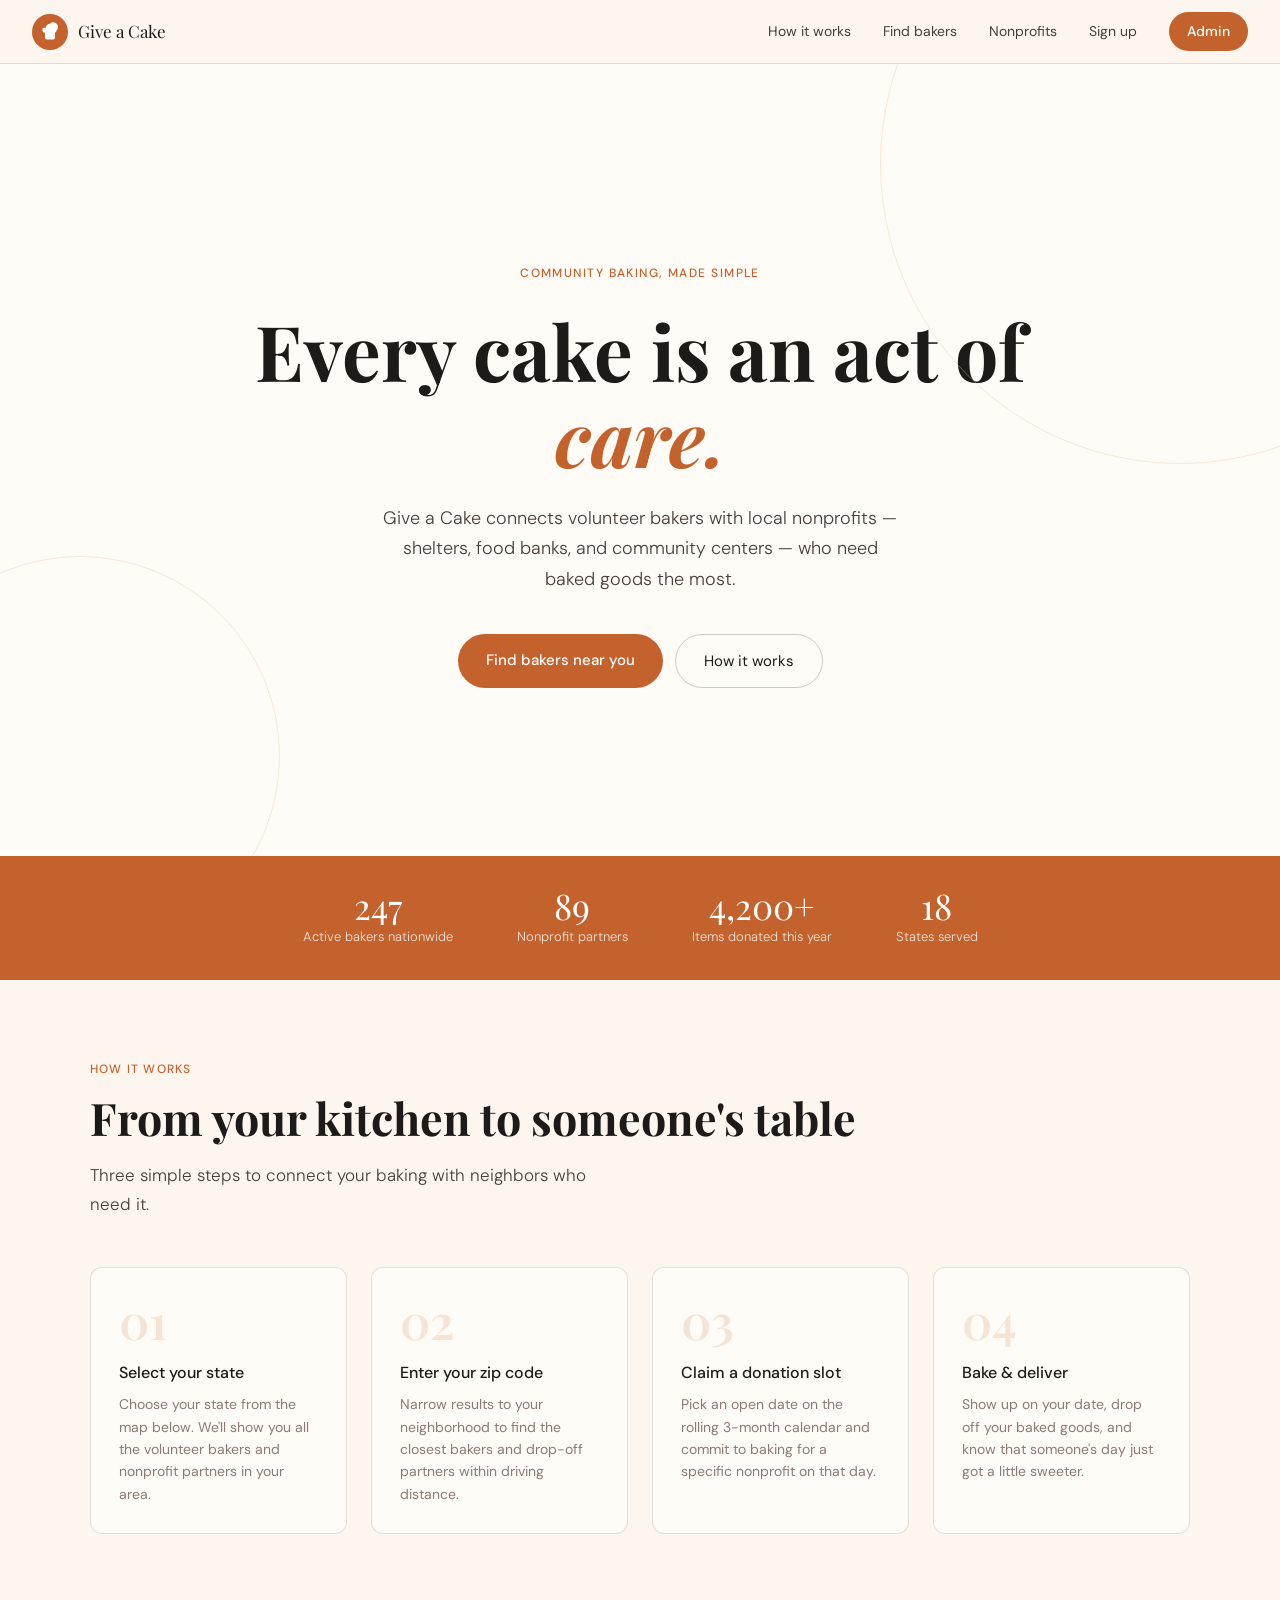
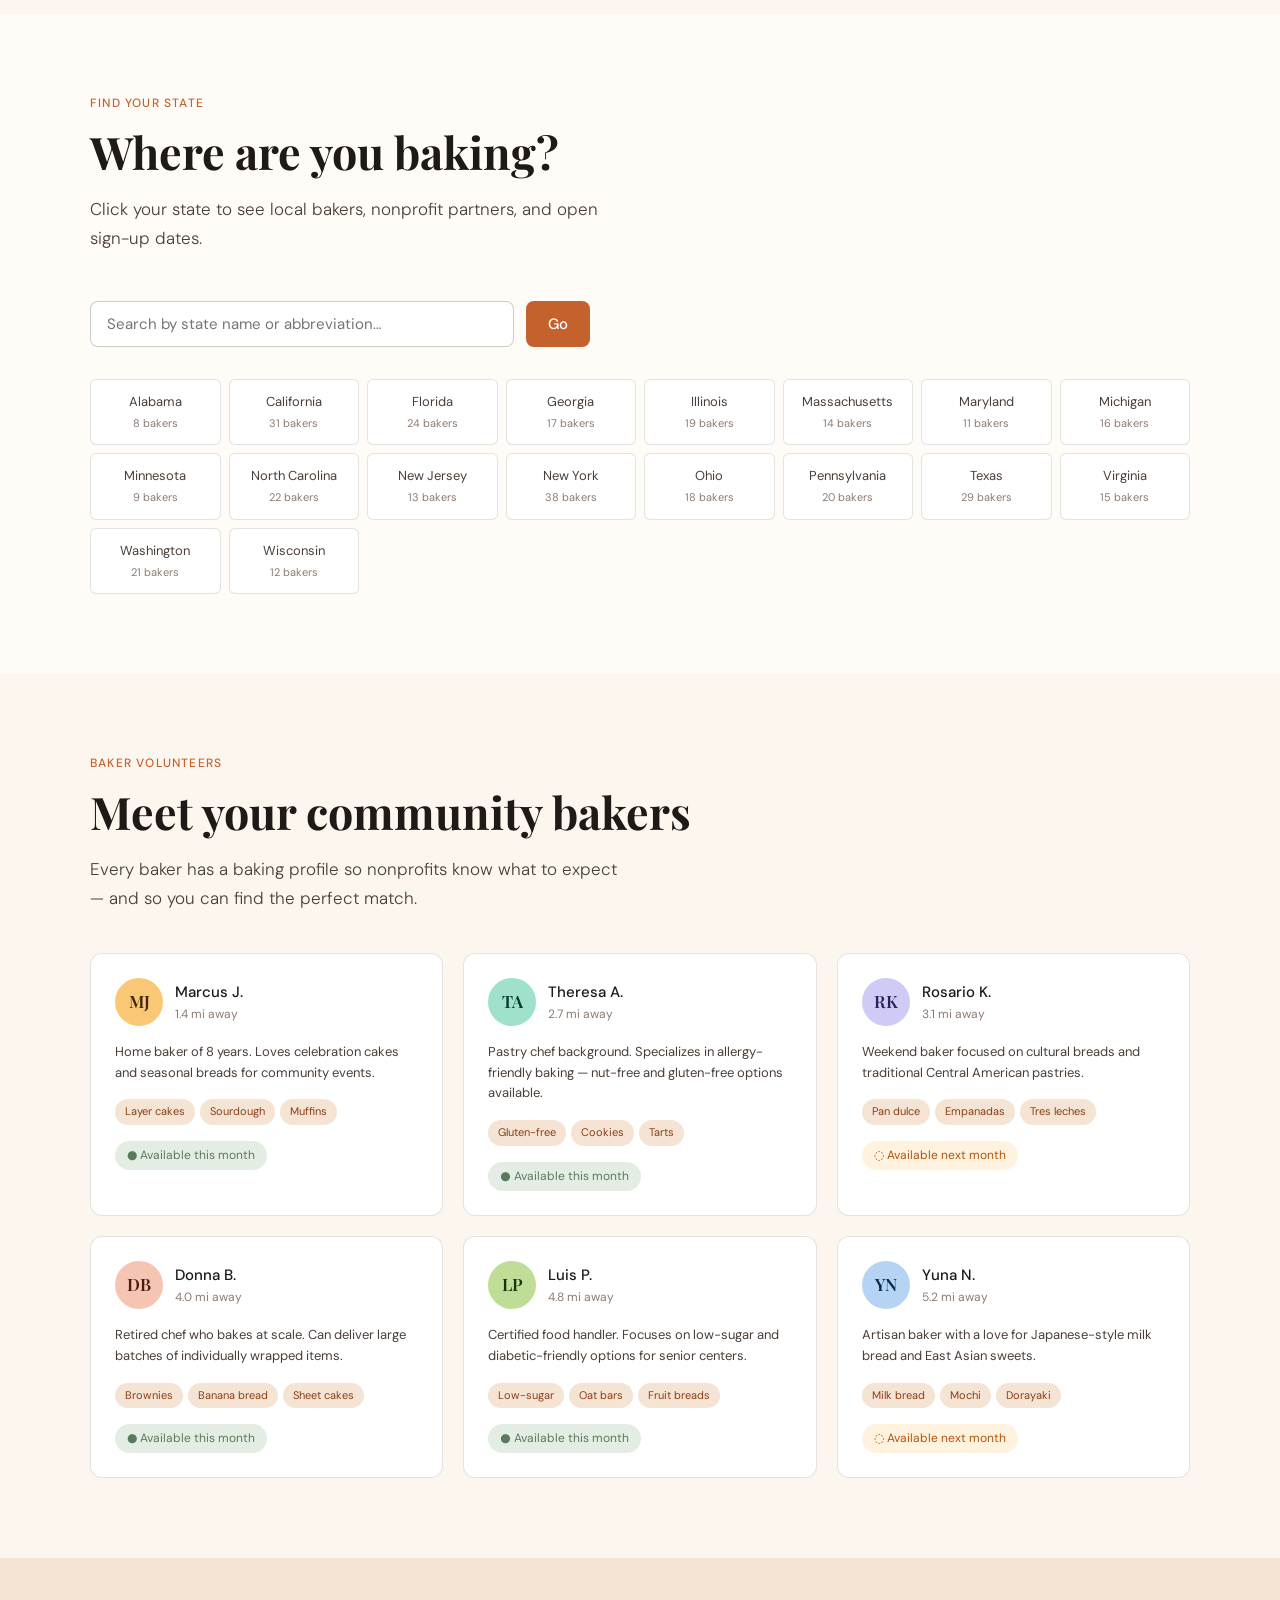
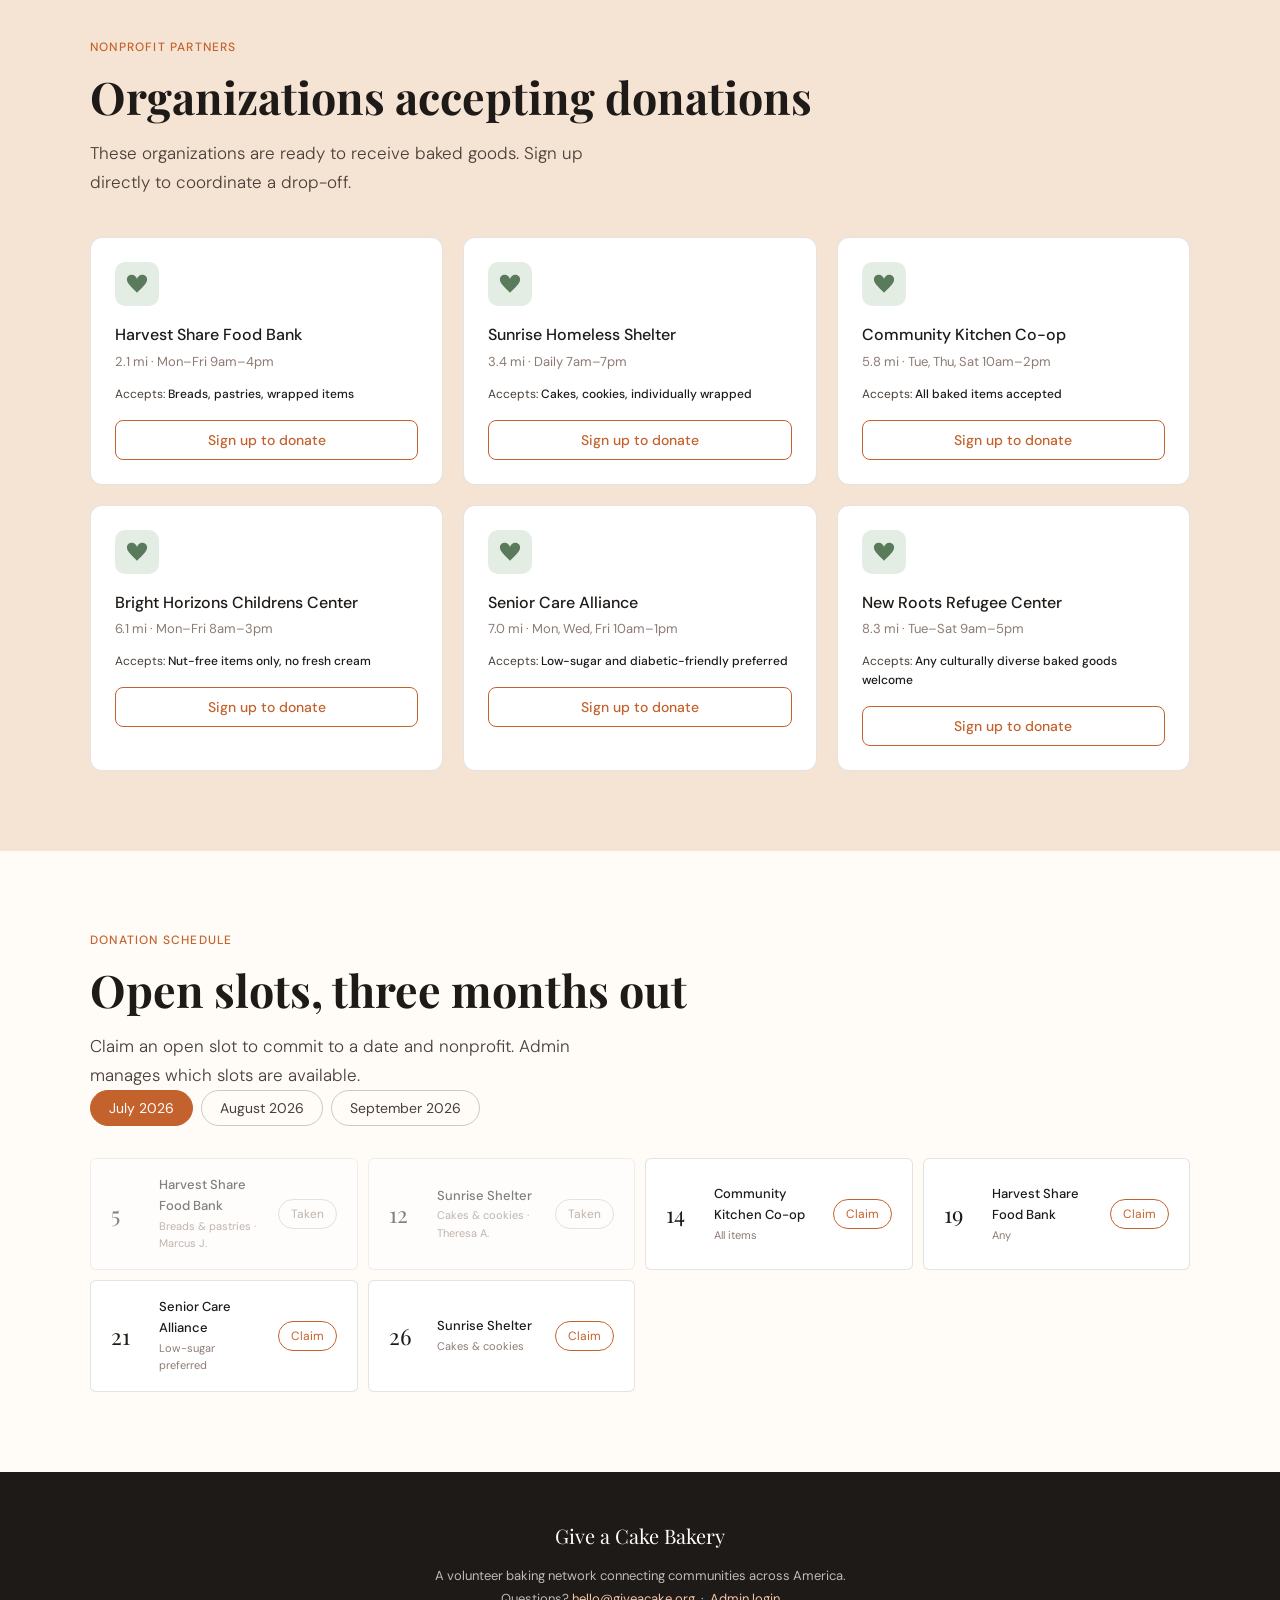
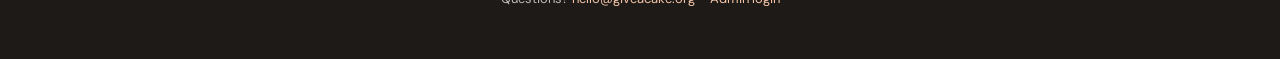
<file: index.html>
<!DOCTYPE html>
<html lang="en">
<head>
  <meta charset="UTF-8" />
  <meta name="viewport" content="width=device-width, initial-scale=1.0" />
  <title>Give a Cake — Bakers for Community</title>
  <style>
@import url('https://fonts.googleapis.com/css2?family=Playfair+Display:ital,wght@0,400;0,600;1,400&family=DM+Sans:wght@300;400;500&display=swap');

*, *::before, *::after { box-sizing: border-box; margin: 0; padding: 0; }

:root {
  --cream: #FDF6EE;
  --warm-white: #FFFBF7;
  --caramel: #C4622D;
  --caramel-light: #F5E3D3;
  --caramel-dark: #8B3E17;
  --blush: #F4C5A8;
  --sage: #5A7A5C;
  --sage-light: #E4EDE4;
  --ink: #1E1A17;
  --ink-mid: #4A3F38;
  --ink-light: #8C7B72;
  --border: rgba(30,26,23,0.12);
  --border-strong: rgba(30,26,23,0.22);
  --radius: 12px;
  --radius-sm: 6px;
  --font-display: 'Playfair Display', Georgia, serif;
  --font-body: 'DM Sans', system-ui, sans-serif;
}

html { scroll-behavior: smooth; }
body { font-family: var(--font-body); background: var(--cream); color: var(--ink); font-size: 16px; line-height: 1.6; }

/* ── NAV ── */
nav {
  position: sticky; top: 0; z-index: 100;
  background: rgba(253,246,238,0.92);
  backdrop-filter: blur(12px);
  border-bottom: 1px solid var(--border);
  padding: 0 2rem;
  display: flex; align-items: center; justify-content: space-between; height: 64px;
}
.nav-logo { display: flex; align-items: center; gap: 10px; text-decoration: none; }
.nav-logo-icon { width: 36px; height: 36px; background: var(--caramel); border-radius: 50%; display: flex; align-items: center; justify-content: center; }
.nav-logo-icon svg { width: 20px; height: 20px; fill: white; }
.nav-logo-text { font-family: var(--font-display); font-size: 17px; color: var(--ink); }
.nav-links { display: flex; align-items: center; gap: 2rem; }
.nav-links a { text-decoration: none; color: var(--ink-mid); font-size: 14px; font-weight: 400; transition: color 0.2s; }
.nav-links a:hover { color: var(--caramel); }
.nav-cta { background: var(--caramel); color: white !important; padding: 8px 18px; border-radius: 20px; font-weight: 500 !important; transition: background 0.2s !important; }
.nav-cta:hover { background: var(--caramel-dark) !important; color: white !important; }

/* ── HERO ── */
.hero {
  min-height: 88vh;
  display: flex; flex-direction: column; align-items: center; justify-content: center;
  text-align: center; padding: 6rem 2rem 4rem;
  background: var(--warm-white);
  position: relative; overflow: hidden;
}
.hero-eyebrow { font-size: 12px; letter-spacing: 0.12em; text-transform: uppercase; color: var(--caramel); font-weight: 500; margin-bottom: 1.5rem; }
.hero h1 {
  font-family: var(--font-display);
  font-size: clamp(2.8rem, 6vw, 5rem);
  line-height: 1.12;
  color: var(--ink);
  max-width: 780px;
  margin-bottom: 1.5rem;
}
.hero h1 em { color: var(--caramel); font-style: italic; }
.hero-sub { font-size: 18px; color: var(--ink-mid); max-width: 520px; margin: 0 auto 2.5rem; font-weight: 300; line-height: 1.7; }
.hero-actions { display: flex; gap: 12px; flex-wrap: wrap; justify-content: center; }
.btn-primary { background: var(--caramel); color: white; padding: 14px 28px; border-radius: 30px; text-decoration: none; font-weight: 500; font-size: 15px; border: none; cursor: pointer; transition: background 0.2s, transform 0.15s; display: inline-block; }
.btn-primary:hover { background: var(--caramel-dark); transform: translateY(-1px); }
.btn-secondary { background: transparent; color: var(--ink); padding: 14px 28px; border-radius: 30px; text-decoration: none; font-weight: 400; font-size: 15px; border: 1.5px solid var(--border-strong); cursor: pointer; transition: border-color 0.2s, transform 0.15s; display: inline-block; }
.btn-secondary:hover { border-color: var(--caramel); color: var(--caramel); transform: translateY(-1px); }

/* Hero decorative rings */
.hero-ring { position: absolute; border-radius: 50%; border: 1px solid var(--blush); opacity: 0.4; pointer-events: none; }
.hero-ring-1 { width: 600px; height: 600px; top: -200px; right: -200px; }
.hero-ring-2 { width: 400px; height: 400px; bottom: -100px; left: -120px; }

/* ── STAT BAR ── */
.stat-bar { background: var(--caramel); color: white; padding: 2rem; display: flex; justify-content: center; gap: 4rem; flex-wrap: wrap; }
.stat-bar-item { text-align: center; }
.stat-bar-num { font-family: var(--font-display); font-size: 2.2rem; line-height: 1; }
.stat-bar-label { font-size: 13px; opacity: 0.82; margin-top: 4px; font-weight: 300; }

/* ── SECTION SHARED ── */
.section { padding: 5rem 2rem; }
.section-inner { max-width: 1100px; margin: 0 auto; }
.section-label { font-size: 12px; letter-spacing: 0.1em; text-transform: uppercase; color: var(--caramel); font-weight: 500; margin-bottom: 0.75rem; }
.section-title { font-family: var(--font-display); font-size: clamp(1.8rem, 3.5vw, 2.8rem); line-height: 1.2; color: var(--ink); margin-bottom: 1rem; }
.section-sub { font-size: 17px; color: var(--ink-mid); font-weight: 300; max-width: 540px; line-height: 1.7; }

/* ── HOW IT WORKS ── */
.how-grid { display: grid; grid-template-columns: repeat(auto-fit, minmax(220px, 1fr)); gap: 1.5rem; margin-top: 3rem; }
.how-card { background: var(--warm-white); border: 1px solid var(--border); border-radius: var(--radius); padding: 1.75rem; position: relative; }
.how-num { font-family: var(--font-display); font-size: 3rem; color: var(--caramel-light); line-height: 1; margin-bottom: 1rem; font-weight: 600; }
.how-card h3 { font-size: 16px; font-weight: 500; margin-bottom: 8px; color: var(--ink); }
.how-card p { font-size: 14px; color: var(--ink-light); line-height: 1.6; }

/* ── STATE MAP ── */
.state-section { background: var(--warm-white); }
.state-search-wrap { margin-top: 3rem; }
.state-search-bar { display: flex; gap: 12px; margin-bottom: 2rem; max-width: 500px; }
.state-search-bar input { flex: 1; padding: 12px 16px; border: 1px solid var(--border-strong); border-radius: 8px; font-size: 15px; font-family: var(--font-body); background: white; color: var(--ink); }
.state-search-bar input:focus { outline: 2px solid var(--caramel); border-color: transparent; }
.state-search-bar button { background: var(--caramel); color: white; border: none; padding: 12px 22px; border-radius: 8px; font-size: 15px; font-family: var(--font-body); font-weight: 500; cursor: pointer; }
.state-grid { display: grid; grid-template-columns: repeat(auto-fill, minmax(130px, 1fr)); gap: 8px; }
.state-tile { background: white; border: 1px solid var(--border); border-radius: var(--radius-sm); padding: 12px 8px; text-align: center; cursor: pointer; transition: all 0.18s; text-decoration: none; color: var(--ink-mid); font-size: 13px; font-weight: 400; }
.state-tile:hover { border-color: var(--caramel); color: var(--caramel); background: var(--caramel-light); transform: translateY(-2px); }
.state-tile .vol-count { font-size: 11px; color: var(--ink-light); margin-top: 2px; }

/* ── BAKER CARDS ── */
.baker-section { background: var(--cream); }
.baker-grid { display: grid; grid-template-columns: repeat(auto-fill, minmax(280px, 1fr)); gap: 1.25rem; margin-top: 2.5rem; }
.baker-card { background: white; border: 1px solid var(--border); border-radius: var(--radius); padding: 1.5rem; transition: box-shadow 0.2s, transform 0.2s; }
.baker-card:hover { box-shadow: 0 8px 24px rgba(30,26,23,0.08); transform: translateY(-2px); }
.baker-head { display: flex; align-items: center; gap: 12px; margin-bottom: 1rem; }
.baker-avatar { width: 48px; height: 48px; border-radius: 50%; display: flex; align-items: center; justify-content: center; font-family: var(--font-display); font-size: 17px; font-weight: 600; flex-shrink: 0; }
.baker-name { font-weight: 500; color: var(--ink); font-size: 15px; }
.baker-dist { font-size: 12px; color: var(--ink-light); margin-top: 1px; }
.baker-bio { font-size: 13px; color: var(--ink-mid); line-height: 1.6; margin-bottom: 1rem; }
.baker-tags { display: flex; flex-wrap: wrap; gap: 5px; margin-bottom: 1rem; }
.baker-tag { font-size: 11px; padding: 4px 10px; border-radius: 20px; background: var(--caramel-light); color: var(--caramel-dark); }
.baker-avail { display: inline-flex; align-items: center; gap: 5px; font-size: 12px; padding: 5px 12px; border-radius: 20px; }
.avail-yes { background: var(--sage-light); color: var(--sage); }
.avail-later { background: #FFF3E0; color: #B45309; }

/* ── NONPROFIT PARTNERS ── */
.npo-section { background: var(--caramel-light); }
.npo-grid { display: grid; grid-template-columns: repeat(auto-fill, minmax(300px, 1fr)); gap: 1.25rem; margin-top: 2.5rem; }
.npo-card { background: white; border: 1px solid var(--border); border-radius: var(--radius); padding: 1.5rem; }
.npo-icon { width: 44px; height: 44px; background: var(--sage-light); border-radius: 10px; display: flex; align-items: center; justify-content: center; margin-bottom: 1rem; }
.npo-icon svg { width: 22px; height: 22px; fill: var(--sage); }
.npo-name { font-weight: 500; font-size: 16px; color: var(--ink); margin-bottom: 4px; }
.npo-meta { font-size: 13px; color: var(--ink-light); margin-bottom: 12px; }
.npo-accepts { font-size: 12px; color: var(--ink-mid); margin-bottom: 1rem; }
.npo-accepts span { font-weight: 500; color: var(--ink); }
.sign-up-btn { width: 100%; padding: 10px; border: 1.5px solid var(--caramel); background: transparent; color: var(--caramel); border-radius: 8px; font-size: 14px; font-family: var(--font-body); font-weight: 500; cursor: pointer; transition: all 0.18s; }
.sign-up-btn:hover { background: var(--caramel); color: white; }

/* ── CALENDAR ── */
.calendar-section { background: var(--warm-white); }
.month-tabs { display: flex; gap: 8px; margin-bottom: 2rem; flex-wrap: wrap; }
.month-tab { padding: 8px 18px; border-radius: 20px; border: 1px solid var(--border-strong); font-size: 14px; cursor: pointer; background: transparent; font-family: var(--font-body); color: var(--ink-mid); transition: all 0.15s; }
.month-tab.active { background: var(--caramel); color: white; border-color: var(--caramel); }
.slots-grid { display: grid; grid-template-columns: repeat(auto-fill, minmax(240px, 1fr)); gap: 10px; }
.slot-row { background: white; border: 1px solid var(--border); border-radius: var(--radius-sm); padding: 1rem 1.25rem; display: flex; align-items: center; gap: 12px; }
.slot-date { font-family: var(--font-display); font-size: 1.4rem; color: var(--ink); line-height: 1; min-width: 36px; }
.slot-info { flex: 1; }
.slot-org { font-size: 13px; font-weight: 500; color: var(--ink); }
.slot-type { font-size: 11px; color: var(--ink-light); margin-top: 1px; }
.slot-btn { font-size: 12px; padding: 6px 12px; border-radius: 20px; border: 1px solid var(--caramel); color: var(--caramel); background: transparent; cursor: pointer; font-family: var(--font-body); white-space: nowrap; transition: all 0.15s; }
.slot-btn:hover { background: var(--caramel); color: white; }
.slot-taken { opacity: 0.55; }
.slot-taken .slot-btn { border-color: var(--border-strong); color: var(--ink-light); cursor: default; }
.slot-taken .slot-btn:hover { background: transparent; color: var(--ink-light); }

/* ── FOOTER ── */
footer { background: var(--ink); color: rgba(255,255,255,0.7); padding: 3rem 2rem; text-align: center; }
footer .footer-logo { font-family: var(--font-display); font-size: 20px; color: white; margin-bottom: 0.75rem; }
footer p { font-size: 13px; line-height: 1.8; }
footer a { color: var(--blush); text-decoration: none; }

/* ── MODAL ── */
.modal-overlay { display: none; position: fixed; inset: 0; background: rgba(30,26,23,0.55); z-index: 200; align-items: center; justify-content: center; padding: 1rem; }
.modal-overlay.open { display: flex; }
.modal { background: white; border-radius: var(--radius); padding: 2rem; max-width: 440px; width: 100%; }
.modal h2 { font-family: var(--font-display); font-size: 1.4rem; margin-bottom: 1rem; color: var(--ink); }
.modal label { display: block; font-size: 13px; color: var(--ink-mid); margin-bottom: 4px; margin-top: 14px; }
.modal input, .modal select, .modal textarea { width: 100%; padding: 10px 12px; border: 1px solid var(--border-strong); border-radius: var(--radius-sm); font-size: 14px; font-family: var(--font-body); color: var(--ink); background: var(--cream); }
.modal input:focus, .modal select:focus, .modal textarea:focus { outline: 2px solid var(--caramel); border-color: transparent; }
.modal-actions { display: flex; gap: 10px; margin-top: 1.5rem; }
.modal-actions button { flex: 1; padding: 11px; border-radius: 8px; font-size: 14px; font-family: var(--font-body); cursor: pointer; font-weight: 500; }
.btn-cancel { background: transparent; border: 1px solid var(--border-strong); color: var(--ink-mid); }
.btn-submit { background: var(--caramel); color: white; border: none; }
.btn-submit:hover { background: var(--caramel-dark); }

/* ── ADMIN ── */
.admin-body { background: #F5F0EB; }
.admin-nav { background: var(--ink); }
.admin-nav .nav-logo-text { color: white; }
.admin-nav .nav-links a { color: rgba(255,255,255,0.7); }
.admin-nav .nav-links a:hover { color: white; }
.admin-main { max-width: 1100px; margin: 0 auto; padding: 3rem 2rem; }
.admin-header { margin-bottom: 2.5rem; }
.admin-header h1 { font-family: var(--font-display); font-size: 2rem; color: var(--ink); margin-bottom: 4px; }
.admin-header p { color: var(--ink-light); font-size: 15px; }
.admin-grid { display: grid; grid-template-columns: 2fr 1fr; gap: 1.5rem; }
.admin-card { background: white; border: 1px solid var(--border); border-radius: var(--radius); padding: 1.5rem; }
.admin-card-title { font-weight: 500; font-size: 15px; color: var(--ink); margin-bottom: 1.25rem; display: flex; align-items: center; justify-content: space-between; }
.admin-card-title button { font-size: 13px; padding: 7px 14px; background: var(--caramel); color: white; border: none; border-radius: 20px; cursor: pointer; font-family: var(--font-body); }
.admin-table { width: 100%; border-collapse: collapse; font-size: 13px; }
.admin-table th { text-align: left; padding: 8px 10px; color: var(--ink-light); font-weight: 400; border-bottom: 1px solid var(--border); font-size: 12px; text-transform: uppercase; letter-spacing: 0.05em; }
.admin-table td { padding: 10px; border-bottom: 1px solid var(--border); color: var(--ink); vertical-align: middle; }
.admin-table tr:last-child td { border-bottom: none; }
.badge { display: inline-block; font-size: 11px; padding: 3px 9px; border-radius: 20px; font-weight: 400; }
.badge-open { background: var(--sage-light); color: var(--sage); }
.badge-taken { background: var(--caramel-light); color: var(--caramel-dark); }
.badge-pending { background: #FFF3E0; color: #B45309; }
.admin-stat-grid { display: grid; grid-template-columns: 1fr 1fr; gap: 10px; margin-bottom: 1.25rem; }
.admin-stat { background: var(--cream); border-radius: var(--radius-sm); padding: 1rem; }
.admin-stat-num { font-family: var(--font-display); font-size: 1.8rem; color: var(--ink); }
.admin-stat-label { font-size: 11px; color: var(--ink-light); margin-top: 2px; }
.admin-action-row { display: flex; gap: 6px; }
.admin-action-row button { font-size: 12px; padding: 5px 10px; border-radius: 5px; cursor: pointer; font-family: var(--font-body); border: 1px solid var(--border-strong); background: transparent; color: var(--ink-mid); }
.admin-action-row button:hover { border-color: var(--caramel); color: var(--caramel); }
.admin-action-row button.del:hover { border-color: #DC2626; color: #DC2626; }

/* ── TOAST ── */
.toast { position: fixed; bottom: 2rem; right: 2rem; background: var(--ink); color: white; padding: 12px 20px; border-radius: 8px; font-size: 14px; z-index: 300; transform: translateY(80px); opacity: 0; transition: all 0.3s; pointer-events: none; }
.toast.show { transform: translateY(0); opacity: 1; }

/* ── RESPONSIVE ── */
@media (max-width: 720px) {
  nav { padding: 0 1rem; }
  .nav-links { gap: 1rem; }
  .nav-links a:not(.nav-cta) { display: none; }
  .stat-bar { gap: 2rem; }
  .admin-grid { grid-template-columns: 1fr; }
  .section { padding: 3rem 1rem; }
  .hero { padding: 4rem 1rem 3rem; }
}

</style>
</head>
<body>

<!-- NAV -->
<nav>
  <a class="nav-logo" href="index.html">
    <div class="nav-logo-icon">
      <svg viewBox="0 0 24 24" xmlns="http://www.w3.org/2000/svg"><path d="M18 11h-1.5V9.5a.5.5 0 0 0-1 0V11H14a.5.5 0 0 0 0 1h1.5v1.5a.5.5 0 0 0 1 0V12H18a.5.5 0 0 0 0-1ZM12 2a5 5 0 0 0-5 5H4a1 1 0 0 0-1 1v2a3 3 0 0 0 3 3v6a2 2 0 0 0 2 2h8a2 2 0 0 0 2-2v-6a3 3 0 0 0 1.83-2.73A5 5 0 0 0 12 2Z"/></svg>
    </div>
    <span class="nav-logo-text">Give a Cake</span>
  </a>
  <div class="nav-links">
    <a href="#how">How it works</a>
    <a href="#bakers">Find bakers</a>
    <a href="#nonprofits">Nonprofits</a>
    <a href="#calendar">Sign up</a>
    <a href="admin.html" class="nav-cta">Admin</a>
  </div>
</nav>

<!-- HERO -->
<section class="hero">
  <div class="hero-ring hero-ring-1"></div>
  <div class="hero-ring hero-ring-2"></div>
  <p class="hero-eyebrow">Community baking, made simple</p>
  <h1>Every cake is an act of <em>care.</em></h1>
  <p class="hero-sub">Give a Cake connects volunteer bakers with local nonprofits — shelters, food banks, and community centers — who need baked goods the most.</p>
  <div class="hero-actions">
    <a href="#states" class="btn-primary">Find bakers near you</a>
    <a href="#how" class="btn-secondary">How it works</a>
  </div>
</section>

<!-- STAT BAR -->
<div class="stat-bar">
  <div class="stat-bar-item">
    <div class="stat-bar-num">247</div>
    <div class="stat-bar-label">Active bakers nationwide</div>
  </div>
  <div class="stat-bar-item">
    <div class="stat-bar-num">89</div>
    <div class="stat-bar-label">Nonprofit partners</div>
  </div>
  <div class="stat-bar-item">
    <div class="stat-bar-num">4,200+</div>
    <div class="stat-bar-label">Items donated this year</div>
  </div>
  <div class="stat-bar-item">
    <div class="stat-bar-num">18</div>
    <div class="stat-bar-label">States served</div>
  </div>
</div>

<!-- HOW IT WORKS -->
<section class="section" id="how">
  <div class="section-inner">
    <p class="section-label">How it works</p>
    <h2 class="section-title">From your kitchen to someone's table</h2>
    <p class="section-sub">Three simple steps to connect your baking with neighbors who need it.</p>
    <div class="how-grid">
      <div class="how-card">
        <div class="how-num">01</div>
        <h3>Select your state</h3>
        <p>Choose your state from the map below. We'll show you all the volunteer bakers and nonprofit partners in your area.</p>
      </div>
      <div class="how-card">
        <div class="how-num">02</div>
        <h3>Enter your zip code</h3>
        <p>Narrow results to your neighborhood to find the closest bakers and drop-off partners within driving distance.</p>
      </div>
      <div class="how-card">
        <div class="how-num">03</div>
        <h3>Claim a donation slot</h3>
        <p>Pick an open date on the rolling 3-month calendar and commit to baking for a specific nonprofit on that day.</p>
      </div>
      <div class="how-card">
        <div class="how-num">04</div>
        <h3>Bake &amp; deliver</h3>
        <p>Show up on your date, drop off your baked goods, and know that someone's day just got a little sweeter.</p>
      </div>
    </div>
  </div>
</section>

<!-- STATE FINDER -->
<section class="section state-section" id="states">
  <div class="section-inner">
    <p class="section-label">Find your state</p>
    <h2 class="section-title">Where are you baking?</h2>
    <p class="section-sub">Click your state to see local bakers, nonprofit partners, and open sign-up dates.</p>
    <div class="state-search-wrap">
      <div class="state-search-bar">
        <input id="state-search-input" type="text" placeholder="Search by state name or abbreviation…" />
        <button onclick="searchState()">Go</button>
      </div>
      <div class="state-grid" id="state-grid"></div>
    </div>
  </div>
</section>

<!-- BAKER VOLUNTEERS -->
<section class="section baker-section" id="bakers">
  <div class="section-inner">
    <p class="section-label">Baker volunteers</p>
    <h2 class="section-title">Meet your community bakers</h2>
    <p class="section-sub">Every baker has a baking profile so nonprofits know what to expect — and so you can find the perfect match.</p>
    <div class="baker-grid" id="baker-grid"></div>
  </div>
</section>

<!-- NONPROFIT PARTNERS -->
<section class="section npo-section" id="nonprofits">
  <div class="section-inner">
    <p class="section-label">Nonprofit partners</p>
    <h2 class="section-title">Organizations accepting donations</h2>
    <p class="section-sub">These organizations are ready to receive baked goods. Sign up directly to coordinate a drop-off.</p>
    <div class="npo-grid" id="npo-grid"></div>
  </div>
</section>

<!-- DONATION CALENDAR -->
<section class="section calendar-section" id="calendar">
  <div class="section-inner">
    <p class="section-label">Donation schedule</p>
    <h2 class="section-title">Open slots, three months out</h2>
    <p class="section-sub">Claim an open slot to commit to a date and nonprofit. Admin manages which slots are available.</p>
    <div class="month-tabs">
      <button class="month-tab active" data-month="july" onclick="renderCalendar('july')">July 2026</button>
      <button class="month-tab" data-month="august" onclick="renderCalendar('august')">August 2026</button>
      <button class="month-tab" data-month="september" onclick="renderCalendar('september')">September 2026</button>
    </div>
    <div class="slots-grid" id="slots-grid"></div>
  </div>
</section>

<!-- FOOTER -->
<footer>
  <div class="footer-logo">Give a Cake Bakery</div>
  <p>A volunteer baking network connecting communities across America.<br />
  Questions? <a href="mailto:hello@giveacake.org">hello@giveacake.org</a> &nbsp;·&nbsp; <a href="admin.html">Admin login</a></p>
</footer>

<!-- MODAL: Claim slot -->
<div class="modal-overlay" id="slot-modal">
  <div class="modal">
    <h2 id="modal-slot-title">Claim a slot</h2>
    <p style="font-size:13px;color:var(--ink-light)" id="modal-slot-org"></p>
    <label>Your name</label>
    <input type="text" id="slot-name" placeholder="Full name" />
    <label>Email address</label>
    <input type="email" id="slot-email" placeholder="you@example.com" />
    <label>What will you bake? (optional)</label>
    <input type="text" id="slot-item" placeholder="e.g. Banana bread, brownies…" />
    <div class="modal-actions">
      <button class="btn-cancel" onclick="closeSlotModal()">Cancel</button>
      <button class="btn-submit" onclick="submitSlot()">Claim slot</button>
    </div>
  </div>
</div>

<!-- MODAL: Sign up for nonprofit -->
<div class="modal-overlay" id="signup-modal">
  <div class="modal">
    <h2>Sign up to donate</h2>
    <p style="font-size:13px;color:var(--ink-light)" id="signup-npo-name"></p>
    <label>Your name</label>
    <input type="text" id="signup-name" placeholder="Full name" />
    <label>Email address</label>
    <input type="email" id="signup-email" placeholder="you@example.com" />
    <label>Preferred donation date</label>
    <input type="date" id="signup-date" />
    <label>What do you plan to bring?</label>
    <input type="text" id="signup-item" placeholder="e.g. 2 dozen cookies" />
    <div class="modal-actions">
      <button class="btn-cancel" onclick="closeSignUpModal()">Cancel</button>
      <button class="btn-submit" onclick="submitSignUp()">Send request</button>
    </div>
  </div>
</div>

<!-- TOAST -->
<div class="toast" id="toast"></div>

<script>
// ── DATA STORE ──
const data = {
  states: [
    { code: 'AL', name: 'Alabama', vols: 8 },
    { code: 'CA', name: 'California', vols: 31 },
    { code: 'FL', name: 'Florida', vols: 24 },
    { code: 'GA', name: 'Georgia', vols: 17 },
    { code: 'IL', name: 'Illinois', vols: 19 },
    { code: 'MA', name: 'Massachusetts', vols: 14 },
    { code: 'MD', name: 'Maryland', vols: 11 },
    { code: 'MI', name: 'Michigan', vols: 16 },
    { code: 'MN', name: 'Minnesota', vols: 9 },
    { code: 'NC', name: 'North Carolina', vols: 22 },
    { code: 'NJ', name: 'New Jersey', vols: 13 },
    { code: 'NY', name: 'New York', vols: 38 },
    { code: 'OH', name: 'Ohio', vols: 18 },
    { code: 'PA', name: 'Pennsylvania', vols: 20 },
    { code: 'TX', name: 'Texas', vols: 29 },
    { code: 'VA', name: 'Virginia', vols: 15 },
    { code: 'WA', name: 'Washington', vols: 21 },
    { code: 'WI', name: 'Wisconsin', vols: 12 },
  ],
  bakers: [
    { id: 1, initials: 'MJ', name: 'Marcus J.', color: '#FAC775', textColor: '#412402', dist: '1.4 mi', bio: 'Home baker of 8 years. Loves celebration cakes and seasonal breads for community events.', tags: ['Layer cakes', 'Sourdough', 'Muffins'], avail: true },
    { id: 2, initials: 'TA', name: 'Theresa A.', color: '#9FE1CB', textColor: '#04342C', dist: '2.7 mi', bio: 'Pastry chef background. Specializes in allergy-friendly baking — nut-free and gluten-free options available.', tags: ['Gluten-free', 'Cookies', 'Tarts'], avail: true },
    { id: 3, initials: 'RK', name: 'Rosario K.', color: '#CECBF6', textColor: '#26215C', dist: '3.1 mi', bio: 'Weekend baker focused on cultural breads and traditional Central American pastries.', tags: ['Pan dulce', 'Empanadas', 'Tres leches'], avail: false },
    { id: 4, initials: 'DB', name: 'Donna B.', color: '#F5C4B3', textColor: '#4A1B0C', dist: '4.0 mi', bio: 'Retired chef who bakes at scale. Can deliver large batches of individually wrapped items.', tags: ['Brownies', 'Banana bread', 'Sheet cakes'], avail: true },
    { id: 5, initials: 'LP', name: 'Luis P.', color: '#C0DD97', textColor: '#173404', dist: '4.8 mi', bio: 'Certified food handler. Focuses on low-sugar and diabetic-friendly options for senior centers.', tags: ['Low-sugar', 'Oat bars', 'Fruit breads'], avail: true },
    { id: 6, initials: 'YN', name: 'Yuna N.', color: '#B5D4F4', textColor: '#042C53', dist: '5.2 mi', bio: 'Artisan baker with a love for Japanese-style milk bread and East Asian sweets.', tags: ['Milk bread', 'Mochi', 'Dorayaki'], avail: false },
  ],
  nonprofits: [
    { id: 1, name: 'Harvest Share Food Bank', dist: '2.1 mi', accepts: 'Breads, pastries, wrapped items', days: 'Mon–Fri 9am–4pm' },
    { id: 2, name: 'Sunrise Homeless Shelter', dist: '3.4 mi', accepts: 'Cakes, cookies, individually wrapped', days: 'Daily 7am–7pm' },
    { id: 3, name: 'Community Kitchen Co-op', dist: '5.8 mi', accepts: 'All baked items accepted', days: 'Tue, Thu, Sat 10am–2pm' },
    { id: 4, name: 'Bright Horizons Childrens Center', dist: '6.1 mi', accepts: 'Nut-free items only, no fresh cream', days: 'Mon–Fri 8am–3pm' },
    { id: 5, name: 'Senior Care Alliance', dist: '7.0 mi', accepts: 'Low-sugar and diabetic-friendly preferred', days: 'Mon, Wed, Fri 10am–1pm' },
    { id: 6, name: 'New Roots Refugee Center', dist: '8.3 mi', accepts: 'Any culturally diverse baked goods welcome', days: 'Tue–Sat 9am–5pm' },
  ],
  slots: {
    july: [
      { id: 1, day: 5, label: 'Jul 5', org: 'Harvest Share Food Bank', type: 'Breads & pastries', taken: true, volunteer: 'Marcus J.' },
      { id: 2, day: 12, label: 'Jul 12', org: 'Sunrise Shelter', type: 'Cakes & cookies', taken: true, volunteer: 'Theresa A.' },
      { id: 3, day: 14, label: 'Jul 14', org: 'Community Kitchen Co-op', type: 'All items', taken: false, volunteer: null },
      { id: 4, day: 19, label: 'Jul 19', org: 'Harvest Share Food Bank', type: 'Any', taken: false, volunteer: null },
      { id: 5, day: 21, label: 'Jul 21', org: 'Senior Care Alliance', type: 'Low-sugar preferred', taken: false, volunteer: null },
      { id: 6, day: 26, label: 'Jul 26', org: 'Sunrise Shelter', type: 'Cakes & cookies', taken: false, volunteer: null },
    ],
    august: [
      { id: 7, day: 2, label: 'Aug 2', org: 'Harvest Share Food Bank', type: 'Breads & pastries', taken: true, volunteer: 'Donna B.' },
      { id: 8, day: 9, label: 'Aug 9', org: 'Bright Horizons', type: 'Nut-free only', taken: false, volunteer: null },
      { id: 9, day: 16, label: 'Aug 16', org: 'Community Kitchen', type: 'All items', taken: false, volunteer: null },
      { id: 10, day: 23, label: 'Aug 23', org: 'New Roots Center', type: 'Any welcome', taken: false, volunteer: null },
      { id: 11, day: 30, label: 'Aug 30', org: 'Senior Care Alliance', type: 'Low-sugar preferred', taken: false, volunteer: null },
    ],
    september: [
      { id: 12, day: 6, label: 'Sep 6', org: 'Harvest Share Food Bank', type: 'Breads & pastries', taken: false, volunteer: null },
      { id: 13, day: 13, label: 'Sep 13', org: 'Sunrise Shelter', type: 'Cakes & cookies', taken: false, volunteer: null },
      { id: 14, day: 20, label: 'Sep 20', org: 'Community Kitchen', type: 'All items', taken: false, volunteer: null },
      { id: 15, day: 27, label: 'Sep 27', org: 'Bright Horizons', type: 'Nut-free only', taken: false, volunteer: null },
    ]
  }
};

// ── RENDER STATE GRID ──
function renderStateGrid() {
  const el = document.getElementById('state-grid');
  if (!el) return;
  el.innerHTML = data.states.map(s => `
    <a class="state-tile" href="state.html?state=${s.code}">
      <div>${s.name}</div>
      <div class="vol-count">${s.vols} bakers</div>
    </a>
  `).join('');
}

// ── RENDER BAKER CARDS ──
function renderBakers() {
  const el = document.getElementById('baker-grid');
  if (!el) return;
  el.innerHTML = data.bakers.map(b => `
    <div class="baker-card">
      <div class="baker-head">
        <div class="baker-avatar" style="background:${b.color};color:${b.textColor}">${b.initials}</div>
        <div>
          <div class="baker-name">${b.name}</div>
          <div class="baker-dist">${b.dist} away</div>
        </div>
      </div>
      <p class="baker-bio">${b.bio}</p>
      <div class="baker-tags">${b.tags.map(t => `<span class="baker-tag">${t}</span>`).join('')}</div>
      <span class="baker-avail ${b.avail ? 'avail-yes' : 'avail-later'}">
        ${b.avail ? '● Available this month' : '◌ Available next month'}
      </span>
    </div>
  `).join('');
}

// ── RENDER NONPROFITS ──
function renderNonprofits() {
  const el = document.getElementById('npo-grid');
  if (!el) return;
  el.innerHTML = data.nonprofits.map(n => `
    <div class="npo-card">
      <div class="npo-icon">
        <svg viewBox="0 0 24 24"><path d="M12 21.593c-5.63-5.539-11-10.297-11-14.402 0-3.791 3.068-5.191 5.281-5.191 1.312 0 4.151.501 5.719 4.457 1.59-3.968 4.464-4.447 5.726-4.447 2.54 0 5.274 1.621 5.274 5.181 0 4.069-5.136 8.625-11 14.402z"/></svg>
      </div>
      <div class="npo-name">${n.name}</div>
      <div class="npo-meta">${n.dist} · ${n.days}</div>
      <div class="npo-accepts">Accepts: <span>${n.accepts}</span></div>
      <button class="sign-up-btn" onclick="openSignUpModal(${n.id})">Sign up to donate</button>
    </div>
  `).join('');
}

// ── RENDER CALENDAR ──
let activeMonth = 'july';
function renderCalendar(month) {
  activeMonth = month;
  const el = document.getElementById('slots-grid');
  if (!el) return;
  document.querySelectorAll('.month-tab').forEach(t => t.classList.toggle('active', t.dataset.month === month));
  el.innerHTML = data.slots[month].map(s => `
    <div class="slot-row ${s.taken ? 'slot-taken' : ''}">
      <div class="slot-date">${s.day}</div>
      <div class="slot-info">
        <div class="slot-org">${s.org}</div>
        <div class="slot-type">${s.type} ${s.taken ? '· ' + s.volunteer : ''}</div>
      </div>
      <button class="slot-btn" ${s.taken ? 'disabled' : `onclick="openSlotModal(${s.id})"`}>
        ${s.taken ? 'Taken' : 'Claim'}
      </button>
    </div>
  `).join('');
}

// ── MODALS ──
let currentSlotId = null;
let currentNpoId = null;

function openSlotModal(id) {
  const months = ['july','august','september'];
  let slot = null;
  for (const m of months) {
    slot = data.slots[m].find(s => s.id === id);
    if (slot) break;
  }
  if (!slot) return;
  currentSlotId = id;
  document.getElementById('modal-slot-title').textContent = `Claim slot — ${slot.label}`;
  document.getElementById('modal-slot-org').textContent = slot.org + ' · ' + slot.type;
  document.getElementById('slot-modal').classList.add('open');
}
function closeSlotModal() { document.getElementById('slot-modal').classList.remove('open'); }

function submitSlot() {
  const name = document.getElementById('slot-name').value.trim();
  const email = document.getElementById('slot-email').value.trim();
  const item = document.getElementById('slot-item').value.trim();
  if (!name || !email) { showToast('Please fill in your name and email.'); return; }
  // mark taken
  const months = ['july','august','september'];
  for (const m of months) {
    const s = data.slots[m].find(s => s.id === currentSlotId);
    if (s) { s.taken = true; s.volunteer = name; break; }
  }
  closeSlotModal();
  renderCalendar(activeMonth);
  showToast('Slot claimed! You\'ll receive a confirmation email shortly.');
  document.getElementById('slot-name').value = '';
  document.getElementById('slot-email').value = '';
  document.getElementById('slot-item').value = '';
}

function openSignUpModal(id) {
  currentNpoId = id;
  const n = data.nonprofits.find(x => x.id === id);
  document.getElementById('signup-npo-name').textContent = n.name;
  document.getElementById('signup-modal').classList.add('open');
}
function closeSignUpModal() { document.getElementById('signup-modal').classList.remove('open'); }

function submitSignUp() {
  const name = document.getElementById('signup-name').value.trim();
  const email = document.getElementById('signup-email').value.trim();
  if (!name || !email) { showToast('Please fill in your name and email.'); return; }
  closeSignUpModal();
  showToast('You\'re signed up! The nonprofit will reach out to confirm details.');
  document.getElementById('signup-name').value = '';
  document.getElementById('signup-email').value = '';
}

// ── STATE SEARCH ──
function searchState() {
  const val = document.getElementById('state-search-input')?.value.trim().toLowerCase();
  if (!val) return;
  const found = data.states.find(s => s.name.toLowerCase().includes(val) || s.code.toLowerCase() === val);
  if (found) {
    window.location.href = `state.html?state=${found.code}`;
  } else {
    showToast('State not found. Try typing the full state name.');
  }
}

// ── TOAST ──
function showToast(msg) {
  const t = document.getElementById('toast');
  if (!t) return;
  t.textContent = msg;
  t.classList.add('show');
  setTimeout(() => t.classList.remove('show'), 3500);
}

// ── INIT ──
document.addEventListener('DOMContentLoaded', () => {
  renderStateGrid();
  renderBakers();
  renderNonprofits();
  renderCalendar('july');

  const inp = document.getElementById('state-search-input');
  if (inp) inp.addEventListener('keydown', e => { if (e.key === 'Enter') searchState(); });

  // close modals on overlay click
  document.querySelectorAll('.modal-overlay').forEach(o => {
    o.addEventListener('click', e => { if (e.target === o) { o.classList.remove('open'); } });
  });
});

</script>
</body>
</html>
</file>
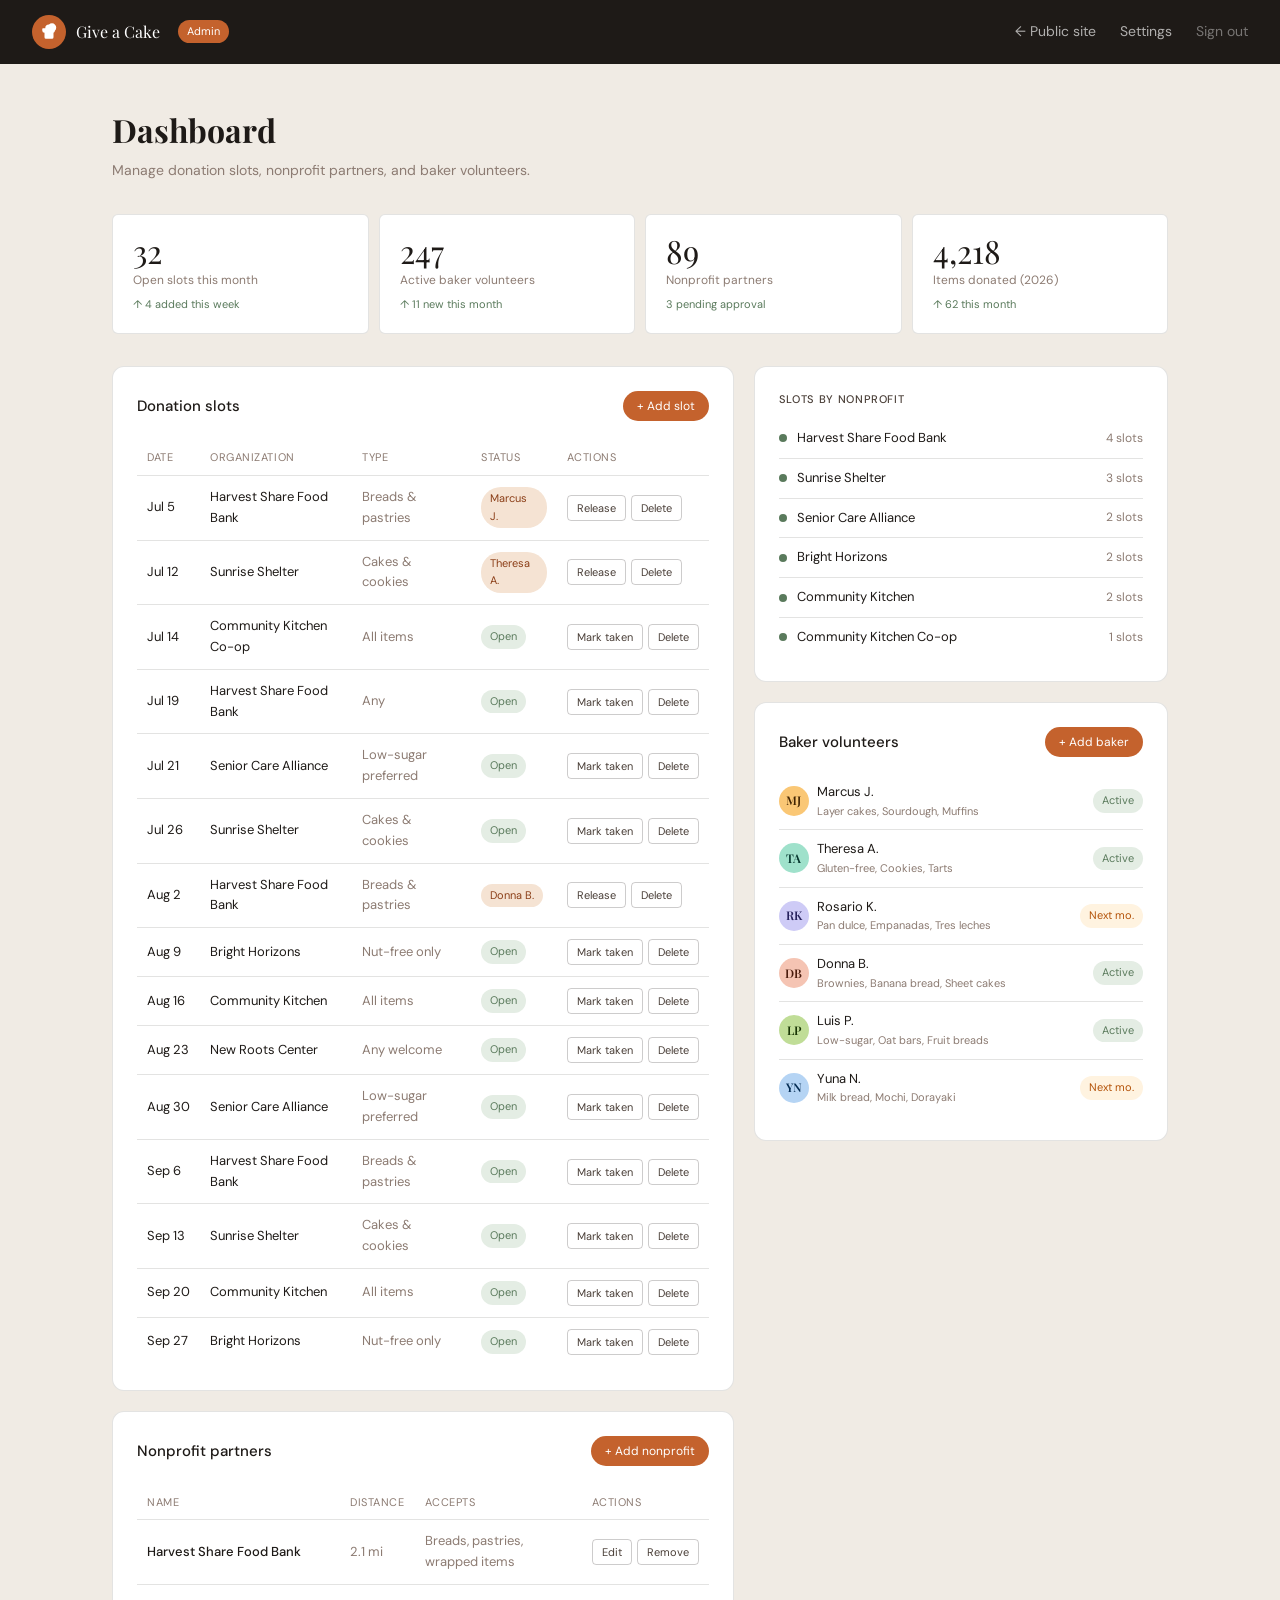
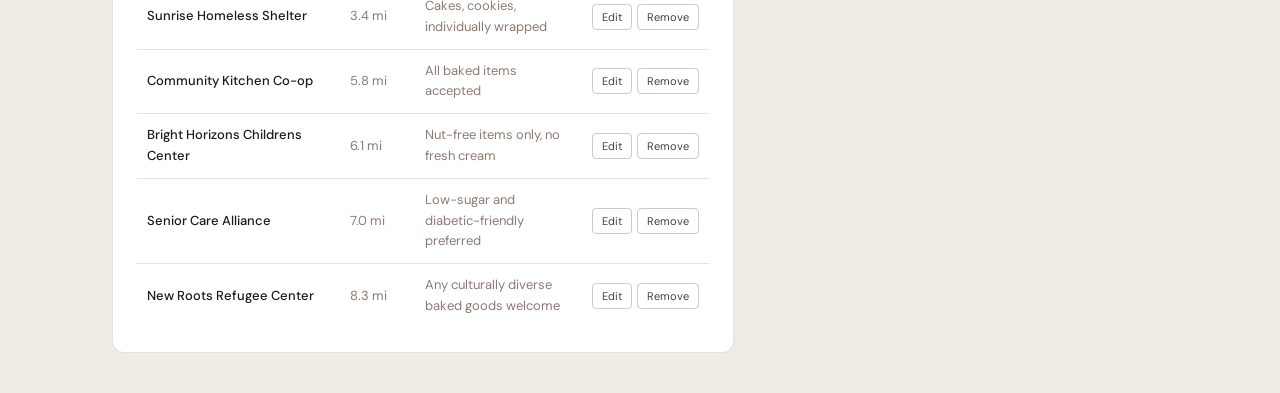
<file: admin (4).html>
<!DOCTYPE html>
<html lang="en">
<head>
  <meta charset="UTF-8" />
  <meta name="viewport" content="width=device-width, initial-scale=1.0" />
  <title>Give a Cake — Admin Dashboard</title>
  <style>
@import url('https://fonts.googleapis.com/css2?family=Playfair+Display:ital,wght@0,400;0,600;1,400&family=DM+Sans:wght@300;400;500&display=swap');

*, *::before, *::after { box-sizing: border-box; margin: 0; padding: 0; }

:root {
  --cream: #FDF6EE;
  --warm-white: #FFFBF7;
  --caramel: #C4622D;
  --caramel-light: #F5E3D3;
  --caramel-dark: #8B3E17;
  --blush: #F4C5A8;
  --sage: #5A7A5C;
  --sage-light: #E4EDE4;
  --ink: #1E1A17;
  --ink-mid: #4A3F38;
  --ink-light: #8C7B72;
  --border: rgba(30,26,23,0.12);
  --border-strong: rgba(30,26,23,0.22);
  --radius: 12px;
  --radius-sm: 6px;
  --font-display: 'Playfair Display', Georgia, serif;
  --font-body: 'DM Sans', system-ui, sans-serif;
}

html { scroll-behavior: smooth; }
body { font-family: var(--font-body); background: var(--cream); color: var(--ink); font-size: 16px; line-height: 1.6; }

/* ── NAV ── */
nav {
  position: sticky; top: 0; z-index: 100;
  background: rgba(253,246,238,0.92);
  backdrop-filter: blur(12px);
  border-bottom: 1px solid var(--border);
  padding: 0 2rem;
  display: flex; align-items: center; justify-content: space-between; height: 64px;
}
.nav-logo { display: flex; align-items: center; gap: 10px; text-decoration: none; }
.nav-logo-icon { width: 36px; height: 36px; background: var(--caramel); border-radius: 50%; display: flex; align-items: center; justify-content: center; }
.nav-logo-icon svg { width: 20px; height: 20px; fill: white; }
.nav-logo-text { font-family: var(--font-display); font-size: 17px; color: var(--ink); }
.nav-links { display: flex; align-items: center; gap: 2rem; }
.nav-links a { text-decoration: none; color: var(--ink-mid); font-size: 14px; font-weight: 400; transition: color 0.2s; }
.nav-links a:hover { color: var(--caramel); }
.nav-cta { background: var(--caramel); color: white !important; padding: 8px 18px; border-radius: 20px; font-weight: 500 !important; transition: background 0.2s !important; }
.nav-cta:hover { background: var(--caramel-dark) !important; color: white !important; }

/* ── HERO ── */
.hero {
  min-height: 88vh;
  display: flex; flex-direction: column; align-items: center; justify-content: center;
  text-align: center; padding: 6rem 2rem 4rem;
  background: var(--warm-white);
  position: relative; overflow: hidden;
}
.hero-eyebrow { font-size: 12px; letter-spacing: 0.12em; text-transform: uppercase; color: var(--caramel); font-weight: 500; margin-bottom: 1.5rem; }
.hero h1 {
  font-family: var(--font-display);
  font-size: clamp(2.8rem, 6vw, 5rem);
  line-height: 1.12;
  color: var(--ink);
  max-width: 780px;
  margin-bottom: 1.5rem;
}
.hero h1 em { color: var(--caramel); font-style: italic; }
.hero-sub { font-size: 18px; color: var(--ink-mid); max-width: 520px; margin: 0 auto 2.5rem; font-weight: 300; line-height: 1.7; }
.hero-actions { display: flex; gap: 12px; flex-wrap: wrap; justify-content: center; }
.btn-primary { background: var(--caramel); color: white; padding: 14px 28px; border-radius: 30px; text-decoration: none; font-weight: 500; font-size: 15px; border: none; cursor: pointer; transition: background 0.2s, transform 0.15s; display: inline-block; }
.btn-primary:hover { background: var(--caramel-dark); transform: translateY(-1px); }
.btn-secondary { background: transparent; color: var(--ink); padding: 14px 28px; border-radius: 30px; text-decoration: none; font-weight: 400; font-size: 15px; border: 1.5px solid var(--border-strong); cursor: pointer; transition: border-color 0.2s, transform 0.15s; display: inline-block; }
.btn-secondary:hover { border-color: var(--caramel); color: var(--caramel); transform: translateY(-1px); }

/* Hero decorative rings */
.hero-ring { position: absolute; border-radius: 50%; border: 1px solid var(--blush); opacity: 0.4; pointer-events: none; }
.hero-ring-1 { width: 600px; height: 600px; top: -200px; right: -200px; }
.hero-ring-2 { width: 400px; height: 400px; bottom: -100px; left: -120px; }

/* ── STAT BAR ── */
.stat-bar { background: var(--caramel); color: white; padding: 2rem; display: flex; justify-content: center; gap: 4rem; flex-wrap: wrap; }
.stat-bar-item { text-align: center; }
.stat-bar-num { font-family: var(--font-display); font-size: 2.2rem; line-height: 1; }
.stat-bar-label { font-size: 13px; opacity: 0.82; margin-top: 4px; font-weight: 300; }

/* ── SECTION SHARED ── */
.section { padding: 5rem 2rem; }
.section-inner { max-width: 1100px; margin: 0 auto; }
.section-label { font-size: 12px; letter-spacing: 0.1em; text-transform: uppercase; color: var(--caramel); font-weight: 500; margin-bottom: 0.75rem; }
.section-title { font-family: var(--font-display); font-size: clamp(1.8rem, 3.5vw, 2.8rem); line-height: 1.2; color: var(--ink); margin-bottom: 1rem; }
.section-sub { font-size: 17px; color: var(--ink-mid); font-weight: 300; max-width: 540px; line-height: 1.7; }

/* ── HOW IT WORKS ── */
.how-grid { display: grid; grid-template-columns: repeat(auto-fit, minmax(220px, 1fr)); gap: 1.5rem; margin-top: 3rem; }
.how-card { background: var(--warm-white); border: 1px solid var(--border); border-radius: var(--radius); padding: 1.75rem; position: relative; }
.how-num { font-family: var(--font-display); font-size: 3rem; color: var(--caramel-light); line-height: 1; margin-bottom: 1rem; font-weight: 600; }
.how-card h3 { font-size: 16px; font-weight: 500; margin-bottom: 8px; color: var(--ink); }
.how-card p { font-size: 14px; color: var(--ink-light); line-height: 1.6; }

/* ── STATE MAP ── */
.state-section { background: var(--warm-white); }
.state-search-wrap { margin-top: 3rem; }
.state-search-bar { display: flex; gap: 12px; margin-bottom: 2rem; max-width: 500px; }
.state-search-bar input { flex: 1; padding: 12px 16px; border: 1px solid var(--border-strong); border-radius: 8px; font-size: 15px; font-family: var(--font-body); background: white; color: var(--ink); }
.state-search-bar input:focus { outline: 2px solid var(--caramel); border-color: transparent; }
.state-search-bar button { background: var(--caramel); color: white; border: none; padding: 12px 22px; border-radius: 8px; font-size: 15px; font-family: var(--font-body); font-weight: 500; cursor: pointer; }
.state-grid { display: grid; grid-template-columns: repeat(auto-fill, minmax(130px, 1fr)); gap: 8px; }
.state-tile { background: white; border: 1px solid var(--border); border-radius: var(--radius-sm); padding: 12px 8px; text-align: center; cursor: pointer; transition: all 0.18s; text-decoration: none; color: var(--ink-mid); font-size: 13px; font-weight: 400; }
.state-tile:hover { border-color: var(--caramel); color: var(--caramel); background: var(--caramel-light); transform: translateY(-2px); }
.state-tile .vol-count { font-size: 11px; color: var(--ink-light); margin-top: 2px; }

/* ── BAKER CARDS ── */
.baker-section { background: var(--cream); }
.baker-grid { display: grid; grid-template-columns: repeat(auto-fill, minmax(280px, 1fr)); gap: 1.25rem; margin-top: 2.5rem; }
.baker-card { background: white; border: 1px solid var(--border); border-radius: var(--radius); padding: 1.5rem; transition: box-shadow 0.2s, transform 0.2s; }
.baker-card:hover { box-shadow: 0 8px 24px rgba(30,26,23,0.08); transform: translateY(-2px); }
.baker-head { display: flex; align-items: center; gap: 12px; margin-bottom: 1rem; }
.baker-avatar { width: 48px; height: 48px; border-radius: 50%; display: flex; align-items: center; justify-content: center; font-family: var(--font-display); font-size: 17px; font-weight: 600; flex-shrink: 0; }
.baker-name { font-weight: 500; color: var(--ink); font-size: 15px; }
.baker-dist { font-size: 12px; color: var(--ink-light); margin-top: 1px; }
.baker-bio { font-size: 13px; color: var(--ink-mid); line-height: 1.6; margin-bottom: 1rem; }
.baker-tags { display: flex; flex-wrap: wrap; gap: 5px; margin-bottom: 1rem; }
.baker-tag { font-size: 11px; padding: 4px 10px; border-radius: 20px; background: var(--caramel-light); color: var(--caramel-dark); }
.baker-avail { display: inline-flex; align-items: center; gap: 5px; font-size: 12px; padding: 5px 12px; border-radius: 20px; }
.avail-yes { background: var(--sage-light); color: var(--sage); }
.avail-later { background: #FFF3E0; color: #B45309; }

/* ── NONPROFIT PARTNERS ── */
.npo-section { background: var(--caramel-light); }
.npo-grid { display: grid; grid-template-columns: repeat(auto-fill, minmax(300px, 1fr)); gap: 1.25rem; margin-top: 2.5rem; }
.npo-card { background: white; border: 1px solid var(--border); border-radius: var(--radius); padding: 1.5rem; }
.npo-icon { width: 44px; height: 44px; background: var(--sage-light); border-radius: 10px; display: flex; align-items: center; justify-content: center; margin-bottom: 1rem; }
.npo-icon svg { width: 22px; height: 22px; fill: var(--sage); }
.npo-name { font-weight: 500; font-size: 16px; color: var(--ink); margin-bottom: 4px; }
.npo-meta { font-size: 13px; color: var(--ink-light); margin-bottom: 12px; }
.npo-accepts { font-size: 12px; color: var(--ink-mid); margin-bottom: 1rem; }
.npo-accepts span { font-weight: 500; color: var(--ink); }
.sign-up-btn { width: 100%; padding: 10px; border: 1.5px solid var(--caramel); background: transparent; color: var(--caramel); border-radius: 8px; font-size: 14px; font-family: var(--font-body); font-weight: 500; cursor: pointer; transition: all 0.18s; }
.sign-up-btn:hover { background: var(--caramel); color: white; }

/* ── CALENDAR ── */
.calendar-section { background: var(--warm-white); }
.month-tabs { display: flex; gap: 8px; margin-bottom: 2rem; flex-wrap: wrap; }
.month-tab { padding: 8px 18px; border-radius: 20px; border: 1px solid var(--border-strong); font-size: 14px; cursor: pointer; background: transparent; font-family: var(--font-body); color: var(--ink-mid); transition: all 0.15s; }
.month-tab.active { background: var(--caramel); color: white; border-color: var(--caramel); }
.slots-grid { display: grid; grid-template-columns: repeat(auto-fill, minmax(240px, 1fr)); gap: 10px; }
.slot-row { background: white; border: 1px solid var(--border); border-radius: var(--radius-sm); padding: 1rem 1.25rem; display: flex; align-items: center; gap: 12px; }
.slot-date { font-family: var(--font-display); font-size: 1.4rem; color: var(--ink); line-height: 1; min-width: 36px; }
.slot-info { flex: 1; }
.slot-org { font-size: 13px; font-weight: 500; color: var(--ink); }
.slot-type { font-size: 11px; color: var(--ink-light); margin-top: 1px; }
.slot-btn { font-size: 12px; padding: 6px 12px; border-radius: 20px; border: 1px solid var(--caramel); color: var(--caramel); background: transparent; cursor: pointer; font-family: var(--font-body); white-space: nowrap; transition: all 0.15s; }
.slot-btn:hover { background: var(--caramel); color: white; }
.slot-taken { opacity: 0.55; }
.slot-taken .slot-btn { border-color: var(--border-strong); color: var(--ink-light); cursor: default; }
.slot-taken .slot-btn:hover { background: transparent; color: var(--ink-light); }

/* ── FOOTER ── */
footer { background: var(--ink); color: rgba(255,255,255,0.7); padding: 3rem 2rem; text-align: center; }
footer .footer-logo { font-family: var(--font-display); font-size: 20px; color: white; margin-bottom: 0.75rem; }
footer p { font-size: 13px; line-height: 1.8; }
footer a { color: var(--blush); text-decoration: none; }

/* ── MODAL ── */
.modal-overlay { display: none; position: fixed; inset: 0; background: rgba(30,26,23,0.55); z-index: 200; align-items: center; justify-content: center; padding: 1rem; }
.modal-overlay.open { display: flex; }
.modal { background: white; border-radius: var(--radius); padding: 2rem; max-width: 440px; width: 100%; }
.modal h2 { font-family: var(--font-display); font-size: 1.4rem; margin-bottom: 1rem; color: var(--ink); }
.modal label { display: block; font-size: 13px; color: var(--ink-mid); margin-bottom: 4px; margin-top: 14px; }
.modal input, .modal select, .modal textarea { width: 100%; padding: 10px 12px; border: 1px solid var(--border-strong); border-radius: var(--radius-sm); font-size: 14px; font-family: var(--font-body); color: var(--ink); background: var(--cream); }
.modal input:focus, .modal select:focus, .modal textarea:focus { outline: 2px solid var(--caramel); border-color: transparent; }
.modal-actions { display: flex; gap: 10px; margin-top: 1.5rem; }
.modal-actions button { flex: 1; padding: 11px; border-radius: 8px; font-size: 14px; font-family: var(--font-body); cursor: pointer; font-weight: 500; }
.btn-cancel { background: transparent; border: 1px solid var(--border-strong); color: var(--ink-mid); }
.btn-submit { background: var(--caramel); color: white; border: none; }
.btn-submit:hover { background: var(--caramel-dark); }

/* ── ADMIN ── */
.admin-body { background: #F5F0EB; }
.admin-nav { background: var(--ink); }
.admin-nav .nav-logo-text { color: white; }
.admin-nav .nav-links a { color: rgba(255,255,255,0.7); }
.admin-nav .nav-links a:hover { color: white; }
.admin-main { max-width: 1100px; margin: 0 auto; padding: 3rem 2rem; }
.admin-header { margin-bottom: 2.5rem; }
.admin-header h1 { font-family: var(--font-display); font-size: 2rem; color: var(--ink); margin-bottom: 4px; }
.admin-header p { color: var(--ink-light); font-size: 15px; }
.admin-grid { display: grid; grid-template-columns: 2fr 1fr; gap: 1.5rem; }
.admin-card { background: white; border: 1px solid var(--border); border-radius: var(--radius); padding: 1.5rem; }
.admin-card-title { font-weight: 500; font-size: 15px; color: var(--ink); margin-bottom: 1.25rem; display: flex; align-items: center; justify-content: space-between; }
.admin-card-title button { font-size: 13px; padding: 7px 14px; background: var(--caramel); color: white; border: none; border-radius: 20px; cursor: pointer; font-family: var(--font-body); }
.admin-table { width: 100%; border-collapse: collapse; font-size: 13px; }
.admin-table th { text-align: left; padding: 8px 10px; color: var(--ink-light); font-weight: 400; border-bottom: 1px solid var(--border); font-size: 12px; text-transform: uppercase; letter-spacing: 0.05em; }
.admin-table td { padding: 10px; border-bottom: 1px solid var(--border); color: var(--ink); vertical-align: middle; }
.admin-table tr:last-child td { border-bottom: none; }
.badge { display: inline-block; font-size: 11px; padding: 3px 9px; border-radius: 20px; font-weight: 400; }
.badge-open { background: var(--sage-light); color: var(--sage); }
.badge-taken { background: var(--caramel-light); color: var(--caramel-dark); }
.badge-pending { background: #FFF3E0; color: #B45309; }
.admin-stat-grid { display: grid; grid-template-columns: 1fr 1fr; gap: 10px; margin-bottom: 1.25rem; }
.admin-stat { background: var(--cream); border-radius: var(--radius-sm); padding: 1rem; }
.admin-stat-num { font-family: var(--font-display); font-size: 1.8rem; color: var(--ink); }
.admin-stat-label { font-size: 11px; color: var(--ink-light); margin-top: 2px; }
.admin-action-row { display: flex; gap: 6px; }
.admin-action-row button { font-size: 12px; padding: 5px 10px; border-radius: 5px; cursor: pointer; font-family: var(--font-body); border: 1px solid var(--border-strong); background: transparent; color: var(--ink-mid); }
.admin-action-row button:hover { border-color: var(--caramel); color: var(--caramel); }
.admin-action-row button.del:hover { border-color: #DC2626; color: #DC2626; }

/* ── TOAST ── */
.toast { position: fixed; bottom: 2rem; right: 2rem; background: var(--ink); color: white; padding: 12px 20px; border-radius: 8px; font-size: 14px; z-index: 300; transform: translateY(80px); opacity: 0; transition: all 0.3s; pointer-events: none; }
.toast.show { transform: translateY(0); opacity: 1; }

/* ── RESPONSIVE ── */
@media (max-width: 720px) {
  nav { padding: 0 1rem; }
  .nav-links { gap: 1rem; }
  .nav-links a:not(.nav-cta) { display: none; }
  .stat-bar { gap: 2rem; }
  .admin-grid { grid-template-columns: 1fr; }
  .section { padding: 3rem 1rem; }
  .hero { padding: 4rem 1rem 3rem; }
}

</style>
  <style>
    body { background: #F0EBE4; }
    .admin-nav-bar {
      background: var(--ink);
      padding: 0 2rem;
      display: flex; align-items: center; justify-content: space-between; height: 64px;
      position: sticky; top: 0; z-index: 100;
    }
    .admin-nav-logo { display: flex; align-items: center; gap: 10px; text-decoration: none; }
    .admin-nav-logo-icon { width: 34px; height: 34px; background: var(--caramel); border-radius: 50%; display: flex; align-items: center; justify-content: center; }
    .admin-nav-logo-icon svg { width: 18px; height: 18px; fill: white; }
    .admin-nav-title { font-family: var(--font-display); font-size: 16px; color: white; }
    .admin-nav-badge { font-size: 11px; background: var(--caramel); color: white; padding: 3px 9px; border-radius: 20px; margin-left: 8px; }
    .admin-nav-right { display: flex; align-items: center; gap: 1.5rem; }
    .admin-nav-right a { text-decoration: none; font-size: 14px; color: rgba(255,255,255,0.65); }
    .admin-nav-right a:hover { color: white; }
    .admin-main { max-width: 1120px; margin: 0 auto; padding: 2.5rem 2rem; }
    .admin-page-header { margin-bottom: 2rem; }
    .admin-page-header h1 { font-family: var(--font-display); font-size: 2rem; color: var(--ink); }
    .admin-page-header p { color: var(--ink-light); font-size: 14px; margin-top: 4px; }
    .admin-stat-row { display: grid; grid-template-columns: repeat(auto-fit, minmax(180px, 1fr)); gap: 10px; margin-bottom: 2rem; }
    .astat { background: white; border: 1px solid var(--border); border-radius: var(--radius-sm); padding: 1.25rem; }
    .astat-num { font-family: var(--font-display); font-size: 2rem; color: var(--ink); line-height: 1; }
    .astat-label { font-size: 12px; color: var(--ink-light); margin-top: 4px; }
    .astat-change { font-size: 11px; color: var(--sage); margin-top: 6px; }
    .admin-cols { display: grid; grid-template-columns: 1.5fr 1fr; gap: 1.25rem; }
    .admin-panel { background: white; border: 1px solid var(--border); border-radius: var(--radius); padding: 1.5rem; }
    .panel-title { font-size: 15px; font-weight: 500; color: var(--ink); margin-bottom: 1.25rem; display: flex; align-items: center; justify-content: space-between; }
    .panel-title button { font-size: 12px; padding: 7px 14px; background: var(--caramel); color: white; border: none; border-radius: 20px; cursor: pointer; font-family: var(--font-body); }
    .panel-title button:hover { background: var(--caramel-dark); }
    table { width: 100%; border-collapse: collapse; font-size: 13px; }
    thead th { text-align: left; padding: 8px 10px; color: var(--ink-light); font-weight: 400; border-bottom: 1px solid var(--border); font-size: 11px; text-transform: uppercase; letter-spacing: 0.05em; }
    tbody td { padding: 11px 10px; border-bottom: 1px solid var(--border); color: var(--ink); vertical-align: middle; }
    tbody tr:last-child td { border-bottom: none; }
    tbody tr:hover { background: var(--cream); }
    .badge { display: inline-block; font-size: 11px; padding: 3px 9px; border-radius: 20px; }
    .badge-open { background: var(--sage-light); color: var(--sage); }
    .badge-taken { background: var(--caramel-light); color: var(--caramel-dark); }
    .badge-pending { background: #FFF3E0; color: #B45309; }
    .badge-active { background: #DBEAFE; color: #1E40AF; }
    .act-btns { display: flex; gap: 5px; }
    .act-btns button { font-size: 11px; padding: 5px 9px; border-radius: 4px; cursor: pointer; font-family: var(--font-body); border: 1px solid var(--border-strong); background: transparent; color: var(--ink-mid); white-space: nowrap; }
    .act-btns button:hover { border-color: var(--caramel); color: var(--caramel); }
    .act-btns button.del:hover { border-color: #DC2626; color: #DC2626; }
    /* sidebar panels */
    .sidebar-section { margin-bottom: 1.5rem; }
    .sidebar-section:last-child { margin-bottom: 0; }
    .sidebar-title { font-size: 13px; font-weight: 500; color: var(--ink-mid); margin-bottom: 10px; text-transform: uppercase; letter-spacing: 0.06em; font-size: 11px; }
    .npo-quick-row { display: flex; align-items: center; gap: 10px; padding: 9px 0; border-bottom: 1px solid var(--border); }
    .npo-quick-row:last-child { border-bottom: none; }
    .npo-dot { width: 8px; height: 8px; border-radius: 50%; background: var(--sage); flex-shrink: 0; }
    .npo-quick-name { font-size: 13px; color: var(--ink); flex: 1; }
    .npo-quick-count { font-size: 12px; color: var(--ink-light); }
    .volunteer-row { display: flex; align-items: center; gap: 8px; padding: 9px 0; border-bottom: 1px solid var(--border); }
    .volunteer-row:last-child { border-bottom: none; }
    .vol-avatar { width: 30px; height: 30px; border-radius: 50%; font-family: var(--font-display); font-size: 12px; font-weight: 600; display: flex; align-items: center; justify-content: center; flex-shrink: 0; }
    .vol-name { font-size: 13px; color: var(--ink); flex: 1; }
    .vol-bakes { font-size: 11px; color: var(--ink-light); }
    /* modal */
    .modal-overlay { display: none; position: fixed; inset: 0; background: rgba(30,26,23,0.55); z-index: 200; align-items: center; justify-content: center; padding: 1rem; }
    .modal-overlay.open { display: flex; }
    .modal { background: white; border-radius: var(--radius); padding: 2rem; max-width: 460px; width: 100%; }
    .modal h2 { font-family: var(--font-display); font-size: 1.4rem; margin-bottom: 0.25rem; color: var(--ink); }
    .modal .modal-sub { font-size: 13px; color: var(--ink-light); margin-bottom: 1.25rem; }
    .modal label { display: block; font-size: 13px; color: var(--ink-mid); margin-bottom: 4px; margin-top: 14px; }
    .modal input, .modal select, .modal textarea { width: 100%; padding: 10px 12px; border: 1px solid var(--border-strong); border-radius: var(--radius-sm); font-size: 14px; font-family: var(--font-body); color: var(--ink); background: var(--cream); }
    .modal input:focus, .modal select:focus { outline: 2px solid var(--caramel); border-color: transparent; }
    .modal-actions { display: flex; gap: 10px; margin-top: 1.5rem; }
    .modal-actions button { flex: 1; padding: 11px; border-radius: 8px; font-size: 14px; font-family: var(--font-body); cursor: pointer; font-weight: 500; }
    .btn-cancel { background: transparent; border: 1px solid var(--border-strong); color: var(--ink-mid); }
    .btn-submit { background: var(--caramel); color: white; border: none; }
    .btn-submit:hover { background: var(--caramel-dark); }
    .toast { position: fixed; bottom: 2rem; right: 2rem; background: var(--ink); color: white; padding: 12px 20px; border-radius: 8px; font-size: 14px; z-index: 300; transform: translateY(80px); opacity: 0; transition: all 0.3s; pointer-events: none; }
    .toast.show { transform: translateY(0); opacity: 1; }
    @media (max-width: 820px) { .admin-cols { grid-template-columns: 1fr; } }
  </style>
</head>
<body>

<nav class="admin-nav-bar">
  <a class="admin-nav-logo" href="index.html">
    <div class="admin-nav-logo-icon">
      <svg viewBox="0 0 24 24" xmlns="http://www.w3.org/2000/svg"><path d="M18 11h-1.5V9.5a.5.5 0 0 0-1 0V11H14a.5.5 0 0 0 0 1h1.5v1.5a.5.5 0 0 0 1 0V12H18a.5.5 0 0 0 0-1ZM12 2a5 5 0 0 0-5 5H4a1 1 0 0 0-1 1v2a3 3 0 0 0 3 3v6a2 2 0 0 0 2 2h8a2 2 0 0 0 2-2v-6a3 3 0 0 0 1.83-2.73A5 5 0 0 0 12 2Z"/></svg>
    </div>
    <span class="admin-nav-title">Give a Cake</span>
    <span class="admin-nav-badge">Admin</span>
  </a>
  <div class="admin-nav-right">
    <a href="index.html">← Public site</a>
    <a href="#">Settings</a>
    <a href="#" style="color:rgba(255,255,255,0.4);">Sign out</a>
  </div>
</nav>

<main class="admin-main">
  <div class="admin-page-header">
    <h1>Dashboard</h1>
    <p>Manage donation slots, nonprofit partners, and baker volunteers.</p>
  </div>

  <!-- Stats -->
  <div class="admin-stat-row">
    <div class="astat">
      <div class="astat-num">32</div>
      <div class="astat-label">Open slots this month</div>
      <div class="astat-change">↑ 4 added this week</div>
    </div>
    <div class="astat">
      <div class="astat-num">247</div>
      <div class="astat-label">Active baker volunteers</div>
      <div class="astat-change">↑ 11 new this month</div>
    </div>
    <div class="astat">
      <div class="astat-num">89</div>
      <div class="astat-label">Nonprofit partners</div>
      <div class="astat-change">3 pending approval</div>
    </div>
    <div class="astat">
      <div class="astat-num" id="admin-stat-donations">4,218</div>
      <div class="astat-label">Items donated (2026)</div>
      <div class="astat-change">↑ 62 this month</div>
    </div>
  </div>

  <div class="admin-cols">
    <!-- LEFT: Slots table -->
    <div>
      <div class="admin-panel" style="margin-bottom:1.25rem;">
        <div class="panel-title">
          Donation slots
          <button onclick="openAddSlotModal()">+ Add slot</button>
        </div>
        <table id="slots-table">
          <thead>
            <tr>
              <th>Date</th>
              <th>Organization</th>
              <th>Type</th>
              <th>Status</th>
              <th>Actions</th>
            </tr>
          </thead>
          <tbody id="slots-tbody"></tbody>
        </table>
      </div>

      <!-- Nonprofits table -->
      <div class="admin-panel">
        <div class="panel-title">
          Nonprofit partners
          <button onclick="openAddNpoModal()">+ Add nonprofit</button>
        </div>
        <table>
          <thead>
            <tr>
              <th>Name</th>
              <th>Distance</th>
              <th>Accepts</th>
              <th>Actions</th>
            </tr>
          </thead>
          <tbody id="npo-tbody"></tbody>
        </table>
      </div>
    </div>

    <!-- RIGHT: Sidebar -->
    <div>
      <div class="admin-panel" style="margin-bottom:1.25rem;">
        <div class="sidebar-title">Slots by nonprofit</div>
        <div class="sidebar-section" id="npo-slot-counts"></div>
      </div>
      <div class="admin-panel">
        <div class="panel-title" style="margin-bottom:1rem;">
          Baker volunteers
          <button onclick="openAddBakerModal()">+ Add baker</button>
        </div>
        <div id="baker-list"></div>
      </div>
    </div>
  </div>
</main>

<!-- MODAL: Add slot -->
<div class="modal-overlay" id="add-slot-modal">
  <div class="modal">
    <h2>Add donation slot</h2>
    <p class="modal-sub">This slot will appear on the public calendar once saved.</p>
    <label>Date</label>
    <input type="date" id="new-slot-date" />
    <label>Nonprofit partner</label>
    <select id="new-slot-npo">
      <option value="">Select a nonprofit…</option>
    </select>
    <label>Item type requested</label>
    <input type="text" id="new-slot-type" placeholder="e.g. Breads & pastries, any items…" />
    <div class="modal-actions">
      <button class="btn-cancel" onclick="closeModal('add-slot-modal')">Cancel</button>
      <button class="btn-submit" onclick="addSlot()">Save slot</button>
    </div>
  </div>
</div>

<!-- MODAL: Add nonprofit -->
<div class="modal-overlay" id="add-npo-modal">
  <div class="modal">
    <h2>Add nonprofit partner</h2>
    <p class="modal-sub">They'll appear on the public site after saving.</p>
    <label>Organization name</label>
    <input type="text" id="new-npo-name" placeholder="Full legal name" />
    <label>Distance (from city center)</label>
    <input type="text" id="new-npo-dist" placeholder="e.g. 3.2 mi" />
    <label>Accepted items</label>
    <input type="text" id="new-npo-accepts" placeholder="e.g. Breads, cookies, nut-free" />
    <label>Drop-off hours</label>
    <input type="text" id="new-npo-hours" placeholder="e.g. Mon–Fri 9am–4pm" />
    <div class="modal-actions">
      <button class="btn-cancel" onclick="closeModal('add-npo-modal')">Cancel</button>
      <button class="btn-submit" onclick="addNpo()">Save nonprofit</button>
    </div>
  </div>
</div>

<!-- MODAL: Add baker -->
<div class="modal-overlay" id="add-baker-modal">
  <div class="modal">
    <h2>Add baker volunteer</h2>
    <label>Full name</label>
    <input type="text" id="new-baker-name" placeholder="Full name" />
    <label>Email</label>
    <input type="email" id="new-baker-email" placeholder="baker@example.com" />
    <label>Distance</label>
    <input type="text" id="new-baker-dist" placeholder="e.g. 2.5 mi" />
    <label>Short bio</label>
    <textarea id="new-baker-bio" rows="3" placeholder="What's their baking background?"></textarea>
    <label>Specialty items (comma separated)</label>
    <input type="text" id="new-baker-tags" placeholder="e.g. Sourdough, Muffins, Layer cakes" />
    <div class="modal-actions">
      <button class="btn-cancel" onclick="closeModal('add-baker-modal')">Cancel</button>
      <button class="btn-submit" onclick="addBaker()">Save baker</button>
    </div>
  </div>
</div>

<div class="toast" id="toast"></div>

<script>
// ── DATA STORE ──
const data = {
  states: [
    { code: 'AL', name: 'Alabama', vols: 8 },
    { code: 'CA', name: 'California', vols: 31 },
    { code: 'FL', name: 'Florida', vols: 24 },
    { code: 'GA', name: 'Georgia', vols: 17 },
    { code: 'IL', name: 'Illinois', vols: 19 },
    { code: 'MA', name: 'Massachusetts', vols: 14 },
    { code: 'MD', name: 'Maryland', vols: 11 },
    { code: 'MI', name: 'Michigan', vols: 16 },
    { code: 'MN', name: 'Minnesota', vols: 9 },
    { code: 'NC', name: 'North Carolina', vols: 22 },
    { code: 'NJ', name: 'New Jersey', vols: 13 },
    { code: 'NY', name: 'New York', vols: 38 },
    { code: 'OH', name: 'Ohio', vols: 18 },
    { code: 'PA', name: 'Pennsylvania', vols: 20 },
    { code: 'TX', name: 'Texas', vols: 29 },
    { code: 'VA', name: 'Virginia', vols: 15 },
    { code: 'WA', name: 'Washington', vols: 21 },
    { code: 'WI', name: 'Wisconsin', vols: 12 },
  ],
  bakers: [
    { id: 1, initials: 'MJ', name: 'Marcus J.', color: '#FAC775', textColor: '#412402', dist: '1.4 mi', bio: 'Home baker of 8 years. Loves celebration cakes and seasonal breads for community events.', tags: ['Layer cakes', 'Sourdough', 'Muffins'], avail: true },
    { id: 2, initials: 'TA', name: 'Theresa A.', color: '#9FE1CB', textColor: '#04342C', dist: '2.7 mi', bio: 'Pastry chef background. Specializes in allergy-friendly baking — nut-free and gluten-free options available.', tags: ['Gluten-free', 'Cookies', 'Tarts'], avail: true },
    { id: 3, initials: 'RK', name: 'Rosario K.', color: '#CECBF6', textColor: '#26215C', dist: '3.1 mi', bio: 'Weekend baker focused on cultural breads and traditional Central American pastries.', tags: ['Pan dulce', 'Empanadas', 'Tres leches'], avail: false },
    { id: 4, initials: 'DB', name: 'Donna B.', color: '#F5C4B3', textColor: '#4A1B0C', dist: '4.0 mi', bio: 'Retired chef who bakes at scale. Can deliver large batches of individually wrapped items.', tags: ['Brownies', 'Banana bread', 'Sheet cakes'], avail: true },
    { id: 5, initials: 'LP', name: 'Luis P.', color: '#C0DD97', textColor: '#173404', dist: '4.8 mi', bio: 'Certified food handler. Focuses on low-sugar and diabetic-friendly options for senior centers.', tags: ['Low-sugar', 'Oat bars', 'Fruit breads'], avail: true },
    { id: 6, initials: 'YN', name: 'Yuna N.', color: '#B5D4F4', textColor: '#042C53', dist: '5.2 mi', bio: 'Artisan baker with a love for Japanese-style milk bread and East Asian sweets.', tags: ['Milk bread', 'Mochi', 'Dorayaki'], avail: false },
  ],
  nonprofits: [
    { id: 1, name: 'Harvest Share Food Bank', dist: '2.1 mi', accepts: 'Breads, pastries, wrapped items', days: 'Mon–Fri 9am–4pm' },
    { id: 2, name: 'Sunrise Homeless Shelter', dist: '3.4 mi', accepts: 'Cakes, cookies, individually wrapped', days: 'Daily 7am–7pm' },
    { id: 3, name: 'Community Kitchen Co-op', dist: '5.8 mi', accepts: 'All baked items accepted', days: 'Tue, Thu, Sat 10am–2pm' },
    { id: 4, name: 'Bright Horizons Childrens Center', dist: '6.1 mi', accepts: 'Nut-free items only, no fresh cream', days: 'Mon–Fri 8am–3pm' },
    { id: 5, name: 'Senior Care Alliance', dist: '7.0 mi', accepts: 'Low-sugar and diabetic-friendly preferred', days: 'Mon, Wed, Fri 10am–1pm' },
    { id: 6, name: 'New Roots Refugee Center', dist: '8.3 mi', accepts: 'Any culturally diverse baked goods welcome', days: 'Tue–Sat 9am–5pm' },
  ],
  slots: {
    july: [
      { id: 1, day: 5, label: 'Jul 5', org: 'Harvest Share Food Bank', type: 'Breads & pastries', taken: true, volunteer: 'Marcus J.' },
      { id: 2, day: 12, label: 'Jul 12', org: 'Sunrise Shelter', type: 'Cakes & cookies', taken: true, volunteer: 'Theresa A.' },
      { id: 3, day: 14, label: 'Jul 14', org: 'Community Kitchen Co-op', type: 'All items', taken: false, volunteer: null },
      { id: 4, day: 19, label: 'Jul 19', org: 'Harvest Share Food Bank', type: 'Any', taken: false, volunteer: null },
      { id: 5, day: 21, label: 'Jul 21', org: 'Senior Care Alliance', type: 'Low-sugar preferred', taken: false, volunteer: null },
      { id: 6, day: 26, label: 'Jul 26', org: 'Sunrise Shelter', type: 'Cakes & cookies', taken: false, volunteer: null },
    ],
    august: [
      { id: 7, day: 2, label: 'Aug 2', org: 'Harvest Share Food Bank', type: 'Breads & pastries', taken: true, volunteer: 'Donna B.' },
      { id: 8, day: 9, label: 'Aug 9', org: 'Bright Horizons', type: 'Nut-free only', taken: false, volunteer: null },
      { id: 9, day: 16, label: 'Aug 16', org: 'Community Kitchen', type: 'All items', taken: false, volunteer: null },
      { id: 10, day: 23, label: 'Aug 23', org: 'New Roots Center', type: 'Any welcome', taken: false, volunteer: null },
      { id: 11, day: 30, label: 'Aug 30', org: 'Senior Care Alliance', type: 'Low-sugar preferred', taken: false, volunteer: null },
    ],
    september: [
      { id: 12, day: 6, label: 'Sep 6', org: 'Harvest Share Food Bank', type: 'Breads & pastries', taken: false, volunteer: null },
      { id: 13, day: 13, label: 'Sep 13', org: 'Sunrise Shelter', type: 'Cakes & cookies', taken: false, volunteer: null },
      { id: 14, day: 20, label: 'Sep 20', org: 'Community Kitchen', type: 'All items', taken: false, volunteer: null },
      { id: 15, day: 27, label: 'Sep 27', org: 'Bright Horizons', type: 'Nut-free only', taken: false, volunteer: null },
    ]
  }
};

// ── RENDER STATE GRID ──
function renderStateGrid() {
  const el = document.getElementById('state-grid');
  if (!el) return;
  el.innerHTML = data.states.map(s => `
    <a class="state-tile" href="state.html?state=${s.code}">
      <div>${s.name}</div>
      <div class="vol-count">${s.vols} bakers</div>
    </a>
  `).join('');
}

// ── RENDER BAKER CARDS ──
function renderBakers() {
  const el = document.getElementById('baker-grid');
  if (!el) return;
  el.innerHTML = data.bakers.map(b => `
    <div class="baker-card">
      <div class="baker-head">
        <div class="baker-avatar" style="background:${b.color};color:${b.textColor}">${b.initials}</div>
        <div>
          <div class="baker-name">${b.name}</div>
          <div class="baker-dist">${b.dist} away</div>
        </div>
      </div>
      <p class="baker-bio">${b.bio}</p>
      <div class="baker-tags">${b.tags.map(t => `<span class="baker-tag">${t}</span>`).join('')}</div>
      <span class="baker-avail ${b.avail ? 'avail-yes' : 'avail-later'}">
        ${b.avail ? '● Available this month' : '◌ Available next month'}
      </span>
    </div>
  `).join('');
}

// ── RENDER NONPROFITS ──
function renderNonprofits() {
  const el = document.getElementById('npo-grid');
  if (!el) return;
  el.innerHTML = data.nonprofits.map(n => `
    <div class="npo-card">
      <div class="npo-icon">
        <svg viewBox="0 0 24 24"><path d="M12 21.593c-5.63-5.539-11-10.297-11-14.402 0-3.791 3.068-5.191 5.281-5.191 1.312 0 4.151.501 5.719 4.457 1.59-3.968 4.464-4.447 5.726-4.447 2.54 0 5.274 1.621 5.274 5.181 0 4.069-5.136 8.625-11 14.402z"/></svg>
      </div>
      <div class="npo-name">${n.name}</div>
      <div class="npo-meta">${n.dist} · ${n.days}</div>
      <div class="npo-accepts">Accepts: <span>${n.accepts}</span></div>
      <button class="sign-up-btn" onclick="openSignUpModal(${n.id})">Sign up to donate</button>
    </div>
  `).join('');
}

// ── RENDER CALENDAR ──
let activeMonth = 'july';
function renderCalendar(month) {
  activeMonth = month;
  const el = document.getElementById('slots-grid');
  if (!el) return;
  document.querySelectorAll('.month-tab').forEach(t => t.classList.toggle('active', t.dataset.month === month));
  el.innerHTML = data.slots[month].map(s => `
    <div class="slot-row ${s.taken ? 'slot-taken' : ''}">
      <div class="slot-date">${s.day}</div>
      <div class="slot-info">
        <div class="slot-org">${s.org}</div>
        <div class="slot-type">${s.type} ${s.taken ? '· ' + s.volunteer : ''}</div>
      </div>
      <button class="slot-btn" ${s.taken ? 'disabled' : `onclick="openSlotModal(${s.id})"`}>
        ${s.taken ? 'Taken' : 'Claim'}
      </button>
    </div>
  `).join('');
}

// ── MODALS ──
let currentSlotId = null;
let currentNpoId = null;

function openSlotModal(id) {
  const months = ['july','august','september'];
  let slot = null;
  for (const m of months) {
    slot = data.slots[m].find(s => s.id === id);
    if (slot) break;
  }
  if (!slot) return;
  currentSlotId = id;
  document.getElementById('modal-slot-title').textContent = `Claim slot — ${slot.label}`;
  document.getElementById('modal-slot-org').textContent = slot.org + ' · ' + slot.type;
  document.getElementById('slot-modal').classList.add('open');
}
function closeSlotModal() { document.getElementById('slot-modal').classList.remove('open'); }

function submitSlot() {
  const name = document.getElementById('slot-name').value.trim();
  const email = document.getElementById('slot-email').value.trim();
  const item = document.getElementById('slot-item').value.trim();
  if (!name || !email) { showToast('Please fill in your name and email.'); return; }
  // mark taken
  const months = ['july','august','september'];
  for (const m of months) {
    const s = data.slots[m].find(s => s.id === currentSlotId);
    if (s) { s.taken = true; s.volunteer = name; break; }
  }
  closeSlotModal();
  renderCalendar(activeMonth);
  showToast('Slot claimed! You\'ll receive a confirmation email shortly.');
  document.getElementById('slot-name').value = '';
  document.getElementById('slot-email').value = '';
  document.getElementById('slot-item').value = '';
}

function openSignUpModal(id) {
  currentNpoId = id;
  const n = data.nonprofits.find(x => x.id === id);
  document.getElementById('signup-npo-name').textContent = n.name;
  document.getElementById('signup-modal').classList.add('open');
}
function closeSignUpModal() { document.getElementById('signup-modal').classList.remove('open'); }

function submitSignUp() {
  const name = document.getElementById('signup-name').value.trim();
  const email = document.getElementById('signup-email').value.trim();
  if (!name || !email) { showToast('Please fill in your name and email.'); return; }
  closeSignUpModal();
  showToast('You\'re signed up! The nonprofit will reach out to confirm details.');
  document.getElementById('signup-name').value = '';
  document.getElementById('signup-email').value = '';
}

// ── STATE SEARCH ──
function searchState() {
  const val = document.getElementById('state-search-input')?.value.trim().toLowerCase();
  if (!val) return;
  const found = data.states.find(s => s.name.toLowerCase().includes(val) || s.code.toLowerCase() === val);
  if (found) {
    window.location.href = `state.html?state=${found.code}`;
  } else {
    showToast('State not found. Try typing the full state name.');
  }
}

// ── TOAST ──
function showToast(msg) {
  const t = document.getElementById('toast');
  if (!t) return;
  t.textContent = msg;
  t.classList.add('show');
  setTimeout(() => t.classList.remove('show'), 3500);
}

// ── INIT ──
document.addEventListener('DOMContentLoaded', () => {
  renderStateGrid();
  renderBakers();
  renderNonprofits();
  renderCalendar('july');

  const inp = document.getElementById('state-search-input');
  if (inp) inp.addEventListener('keydown', e => { if (e.key === 'Enter') searchState(); });

  // close modals on overlay click
  document.querySelectorAll('.modal-overlay').forEach(o => {
    o.addEventListener('click', e => { if (e.target === o) { o.classList.remove('open'); } });
  });
});

</script>
<script>
  const COLORS = [
    {bg:'#FAC775',text:'#412402'},{bg:'#9FE1CB',text:'#04342C'},{bg:'#CECBF6',text:'#26215C'},
    {bg:'#F5C4B3',text:'#4A1B0C'},{bg:'#C0DD97',text:'#173404'},{bg:'#B5D4F4',text:'#042C53'}
  ];

  // ── RENDER SLOTS TABLE ──
  function renderSlotsTable() {
    const tbody = document.getElementById('slots-tbody');
    const allSlots = [...data.slots.july, ...data.slots.august, ...data.slots.september];
    tbody.innerHTML = allSlots.map(s => `
      <tr>
        <td style="white-space:nowrap">${s.label}</td>
        <td>${s.org}</td>
        <td style="color:var(--ink-light)">${s.type}</td>
        <td><span class="badge ${s.taken ? 'badge-taken' : 'badge-open'}">${s.taken ? (s.volunteer || 'Taken') : 'Open'}</span></td>
        <td>
          <div class="act-btns">
            ${s.taken ? `<button onclick="releaseSlot(${s.id})">Release</button>` : `<button onclick="markTaken(${s.id})">Mark taken</button>`}
            <button class="del" onclick="deleteSlot(${s.id})">Delete</button>
          </div>
        </td>
      </tr>
    `).join('');
  }

  // ── RENDER NPO TABLE ──
  function renderNpoTable() {
    const tbody = document.getElementById('npo-tbody');
    tbody.innerHTML = data.nonprofits.map(n => `
      <tr>
        <td><strong style="font-weight:500">${n.name}</strong></td>
        <td style="color:var(--ink-light)">${n.dist}</td>
        <td style="color:var(--ink-light);max-width:180px">${n.accepts}</td>
        <td>
          <div class="act-btns">
            <button onclick="showToast('Edit coming soon')">Edit</button>
            <button class="del" onclick="deleteNpo(${n.id})">Remove</button>
          </div>
        </td>
      </tr>
    `).join('');
  }

  // ── RENDER NPO SLOT COUNTS ──
  function renderNpoSlotCounts() {
    const el = document.getElementById('npo-slot-counts');
    const allSlots = [...data.slots.july, ...data.slots.august, ...data.slots.september];
    const counts = {};
    allSlots.forEach(s => { counts[s.org] = (counts[s.org] || 0) + 1; });
    const sorted = Object.entries(counts).sort((a,b) => b[1]-a[1]).slice(0,6);
    el.innerHTML = sorted.map(([org, count]) => `
      <div class="npo-quick-row">
        <div class="npo-dot"></div>
        <div class="npo-quick-name">${org}</div>
        <div class="npo-quick-count">${count} slots</div>
      </div>
    `).join('');
  }

  // ── RENDER BAKER LIST ──
  function renderBakerList() {
    const el = document.getElementById('baker-list');
    el.innerHTML = data.bakers.map((b, i) => {
      const c = COLORS[i % COLORS.length];
      return `
        <div class="volunteer-row">
          <div class="vol-avatar" style="background:${c.bg};color:${c.text}">${b.initials}</div>
          <div style="flex:1">
            <div class="vol-name">${b.name}</div>
            <div class="vol-bakes">${b.tags.join(', ')}</div>
          </div>
          <span class="badge ${b.avail ? 'badge-open' : 'badge-pending'}">${b.avail ? 'Active' : 'Next mo.'}</span>
        </div>
      `;
    }).join('');
  }

  // ── SLOT ACTIONS ──
  function releaseSlot(id) {
    for (const m of ['july','august','september']) {
      const s = data.slots[m].find(x => x.id === id);
      if (s) { s.taken = false; s.volunteer = null; break; }
    }
    renderSlotsTable(); renderNpoSlotCounts();
    showToast('Slot released — it\'s open again on the public site.');
  }
  function markTaken(id) {
    for (const m of ['july','august','september']) {
      const s = data.slots[m].find(x => x.id === id);
      if (s) { s.taken = true; s.volunteer = 'Admin'; break; }
    }
    renderSlotsTable();
    showToast('Slot marked as taken.');
  }
  function deleteSlot(id) {
    for (const m of ['july','august','september']) {
      const idx = data.slots[m].findIndex(x => x.id === id);
      if (idx !== -1) { data.slots[m].splice(idx, 1); break; }
    }
    renderSlotsTable(); renderNpoSlotCounts();
    showToast('Slot removed.');
  }
  function deleteNpo(id) {
    const idx = data.nonprofits.findIndex(x => x.id === id);
    if (idx !== -1) data.nonprofits.splice(idx, 1);
    renderNpoTable();
    showToast('Nonprofit removed.');
  }

  // ── ADD SLOT ──
  function openAddSlotModal() {
    const sel = document.getElementById('new-slot-npo');
    sel.innerHTML = '<option value="">Select a nonprofit…</option>' +
      data.nonprofits.map(n => `<option value="${n.id}">${n.name}</option>`).join('');
    document.getElementById('add-slot-modal').classList.add('open');
  }
  function addSlot() {
    const dateVal = document.getElementById('new-slot-date').value;
    const npoId = parseInt(document.getElementById('new-slot-npo').value);
    const type = document.getElementById('new-slot-type').value.trim();
    if (!dateVal || !npoId) { showToast('Please fill in date and nonprofit.'); return; }
    const npo = data.nonprofits.find(n => n.id === npoId);
    const d = new Date(dateVal + 'T00:00:00');
    const monthNames = ['january','february','march','april','may','june','july','august','september','october','november','december'];
    const mKey = monthNames[d.getMonth()];
    const label = d.toLocaleDateString('en-US', { month:'short', day:'numeric' });
    const newSlot = {
      id: Date.now(), day: d.getDate(), label,
      org: npo.name, type: type || 'Any items', taken: false, volunteer: null
    };
    if (!data.slots[mKey]) data.slots[mKey] = [];
    data.slots[mKey].push(newSlot);
    closeModal('add-slot-modal');
    document.getElementById('new-slot-date').value = '';
    document.getElementById('new-slot-npo').value = '';
    document.getElementById('new-slot-type').value = '';
    renderSlotsTable(); renderNpoSlotCounts();
    showToast(`Slot added for ${label} at ${npo.name}.`);
  }

  // ── ADD NPO ──
  function openAddNpoModal() { document.getElementById('add-npo-modal').classList.add('open'); }
  function addNpo() {
    const name = document.getElementById('new-npo-name').value.trim();
    const dist = document.getElementById('new-npo-dist').value.trim();
    const accepts = document.getElementById('new-npo-accepts').value.trim();
    const hours = document.getElementById('new-npo-hours').value.trim();
    if (!name) { showToast('Please enter the organization name.'); return; }
    data.nonprofits.push({ id: Date.now(), name, dist: dist || '–', accepts: accepts || 'All items', days: hours || 'Contact for hours' });
    closeModal('add-npo-modal');
    ['new-npo-name','new-npo-dist','new-npo-accepts','new-npo-hours'].forEach(id => document.getElementById(id).value = '');
    renderNpoTable();
    showToast(`${name} added as a nonprofit partner.`);
  }

  // ── ADD BAKER ──
  function openAddBakerModal() { document.getElementById('add-baker-modal').classList.add('open'); }
  function addBaker() {
    const name = document.getElementById('new-baker-name').value.trim();
    const dist = document.getElementById('new-baker-dist').value.trim();
    const bio = document.getElementById('new-baker-bio').value.trim();
    const tags = document.getElementById('new-baker-tags').value.split(',').map(t=>t.trim()).filter(Boolean);
    if (!name) { showToast('Please enter the baker\'s name.'); return; }
    const initials = name.split(' ').map(w=>w[0]).slice(0,2).join('').toUpperCase();
    const c = COLORS[data.bakers.length % COLORS.length];
    data.bakers.push({ id: Date.now(), initials, name, color: c.bg, textColor: c.text, dist: dist || '–', bio: bio || '–', tags, avail: true });
    closeModal('add-baker-modal');
    ['new-baker-name','new-baker-email','new-baker-dist','new-baker-bio','new-baker-tags'].forEach(id => document.getElementById(id).value = '');
    renderBakerList();
    showToast(`${name} added as a baker volunteer.`);
  }

  function closeModal(id) { document.getElementById(id).classList.remove('open'); }

  document.addEventListener('DOMContentLoaded', () => {
    renderSlotsTable();
    renderNpoTable();
    renderNpoSlotCounts();
    renderBakerList();
    document.querySelectorAll('.modal-overlay').forEach(o => {
      o.addEventListener('click', e => { if (e.target === o) o.classList.remove('open'); });
    });
  });
</script>
</body>
</html>
</file>
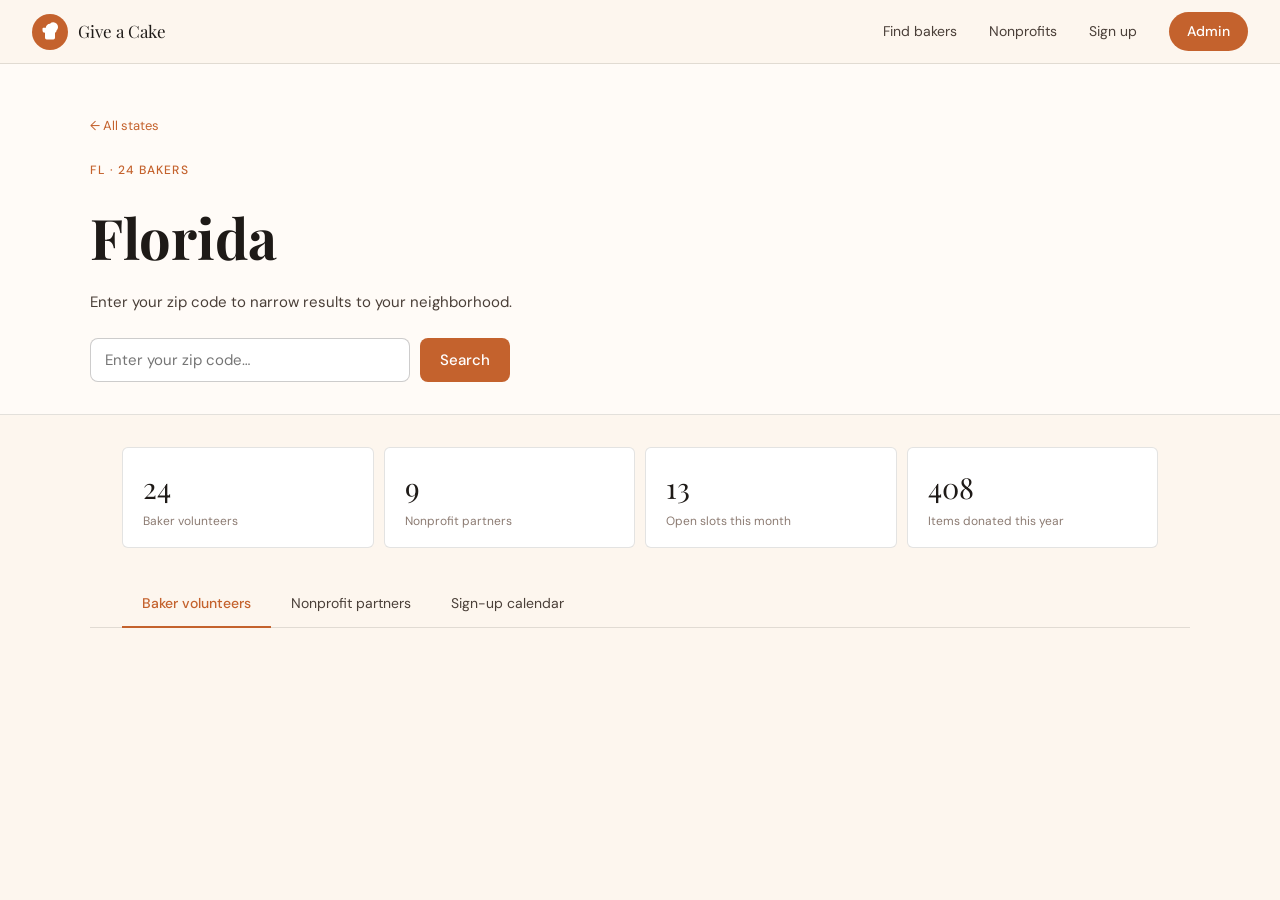
<file: state (3).html>
<!DOCTYPE html>
<html lang="en">
<head>
  <meta charset="UTF-8" />
  <meta name="viewport" content="width=device-width, initial-scale=1.0" />
  <title>Give a Cake — State Page</title>
  <style>
@import url('https://fonts.googleapis.com/css2?family=Playfair+Display:ital,wght@0,400;0,600;1,400&family=DM+Sans:wght@300;400;500&display=swap');

*, *::before, *::after { box-sizing: border-box; margin: 0; padding: 0; }

:root {
  --cream: #FDF6EE;
  --warm-white: #FFFBF7;
  --caramel: #C4622D;
  --caramel-light: #F5E3D3;
  --caramel-dark: #8B3E17;
  --blush: #F4C5A8;
  --sage: #5A7A5C;
  --sage-light: #E4EDE4;
  --ink: #1E1A17;
  --ink-mid: #4A3F38;
  --ink-light: #8C7B72;
  --border: rgba(30,26,23,0.12);
  --border-strong: rgba(30,26,23,0.22);
  --radius: 12px;
  --radius-sm: 6px;
  --font-display: 'Playfair Display', Georgia, serif;
  --font-body: 'DM Sans', system-ui, sans-serif;
}

html { scroll-behavior: smooth; }
body { font-family: var(--font-body); background: var(--cream); color: var(--ink); font-size: 16px; line-height: 1.6; }

/* ── NAV ── */
nav {
  position: sticky; top: 0; z-index: 100;
  background: rgba(253,246,238,0.92);
  backdrop-filter: blur(12px);
  border-bottom: 1px solid var(--border);
  padding: 0 2rem;
  display: flex; align-items: center; justify-content: space-between; height: 64px;
}
.nav-logo { display: flex; align-items: center; gap: 10px; text-decoration: none; }
.nav-logo-icon { width: 36px; height: 36px; background: var(--caramel); border-radius: 50%; display: flex; align-items: center; justify-content: center; }
.nav-logo-icon svg { width: 20px; height: 20px; fill: white; }
.nav-logo-text { font-family: var(--font-display); font-size: 17px; color: var(--ink); }
.nav-links { display: flex; align-items: center; gap: 2rem; }
.nav-links a { text-decoration: none; color: var(--ink-mid); font-size: 14px; font-weight: 400; transition: color 0.2s; }
.nav-links a:hover { color: var(--caramel); }
.nav-cta { background: var(--caramel); color: white !important; padding: 8px 18px; border-radius: 20px; font-weight: 500 !important; transition: background 0.2s !important; }
.nav-cta:hover { background: var(--caramel-dark) !important; color: white !important; }

/* ── HERO ── */
.hero {
  min-height: 88vh;
  display: flex; flex-direction: column; align-items: center; justify-content: center;
  text-align: center; padding: 6rem 2rem 4rem;
  background: var(--warm-white);
  position: relative; overflow: hidden;
}
.hero-eyebrow { font-size: 12px; letter-spacing: 0.12em; text-transform: uppercase; color: var(--caramel); font-weight: 500; margin-bottom: 1.5rem; }
.hero h1 {
  font-family: var(--font-display);
  font-size: clamp(2.8rem, 6vw, 5rem);
  line-height: 1.12;
  color: var(--ink);
  max-width: 780px;
  margin-bottom: 1.5rem;
}
.hero h1 em { color: var(--caramel); font-style: italic; }
.hero-sub { font-size: 18px; color: var(--ink-mid); max-width: 520px; margin: 0 auto 2.5rem; font-weight: 300; line-height: 1.7; }
.hero-actions { display: flex; gap: 12px; flex-wrap: wrap; justify-content: center; }
.btn-primary { background: var(--caramel); color: white; padding: 14px 28px; border-radius: 30px; text-decoration: none; font-weight: 500; font-size: 15px; border: none; cursor: pointer; transition: background 0.2s, transform 0.15s; display: inline-block; }
.btn-primary:hover { background: var(--caramel-dark); transform: translateY(-1px); }
.btn-secondary { background: transparent; color: var(--ink); padding: 14px 28px; border-radius: 30px; text-decoration: none; font-weight: 400; font-size: 15px; border: 1.5px solid var(--border-strong); cursor: pointer; transition: border-color 0.2s, transform 0.15s; display: inline-block; }
.btn-secondary:hover { border-color: var(--caramel); color: var(--caramel); transform: translateY(-1px); }

/* Hero decorative rings */
.hero-ring { position: absolute; border-radius: 50%; border: 1px solid var(--blush); opacity: 0.4; pointer-events: none; }
.hero-ring-1 { width: 600px; height: 600px; top: -200px; right: -200px; }
.hero-ring-2 { width: 400px; height: 400px; bottom: -100px; left: -120px; }

/* ── STAT BAR ── */
.stat-bar { background: var(--caramel); color: white; padding: 2rem; display: flex; justify-content: center; gap: 4rem; flex-wrap: wrap; }
.stat-bar-item { text-align: center; }
.stat-bar-num { font-family: var(--font-display); font-size: 2.2rem; line-height: 1; }
.stat-bar-label { font-size: 13px; opacity: 0.82; margin-top: 4px; font-weight: 300; }

/* ── SECTION SHARED ── */
.section { padding: 5rem 2rem; }
.section-inner { max-width: 1100px; margin: 0 auto; }
.section-label { font-size: 12px; letter-spacing: 0.1em; text-transform: uppercase; color: var(--caramel); font-weight: 500; margin-bottom: 0.75rem; }
.section-title { font-family: var(--font-display); font-size: clamp(1.8rem, 3.5vw, 2.8rem); line-height: 1.2; color: var(--ink); margin-bottom: 1rem; }
.section-sub { font-size: 17px; color: var(--ink-mid); font-weight: 300; max-width: 540px; line-height: 1.7; }

/* ── HOW IT WORKS ── */
.how-grid { display: grid; grid-template-columns: repeat(auto-fit, minmax(220px, 1fr)); gap: 1.5rem; margin-top: 3rem; }
.how-card { background: var(--warm-white); border: 1px solid var(--border); border-radius: var(--radius); padding: 1.75rem; position: relative; }
.how-num { font-family: var(--font-display); font-size: 3rem; color: var(--caramel-light); line-height: 1; margin-bottom: 1rem; font-weight: 600; }
.how-card h3 { font-size: 16px; font-weight: 500; margin-bottom: 8px; color: var(--ink); }
.how-card p { font-size: 14px; color: var(--ink-light); line-height: 1.6; }

/* ── STATE MAP ── */
.state-section { background: var(--warm-white); }
.state-search-wrap { margin-top: 3rem; }
.state-search-bar { display: flex; gap: 12px; margin-bottom: 2rem; max-width: 500px; }
.state-search-bar input { flex: 1; padding: 12px 16px; border: 1px solid var(--border-strong); border-radius: 8px; font-size: 15px; font-family: var(--font-body); background: white; color: var(--ink); }
.state-search-bar input:focus { outline: 2px solid var(--caramel); border-color: transparent; }
.state-search-bar button { background: var(--caramel); color: white; border: none; padding: 12px 22px; border-radius: 8px; font-size: 15px; font-family: var(--font-body); font-weight: 500; cursor: pointer; }
.state-grid { display: grid; grid-template-columns: repeat(auto-fill, minmax(130px, 1fr)); gap: 8px; }
.state-tile { background: white; border: 1px solid var(--border); border-radius: var(--radius-sm); padding: 12px 8px; text-align: center; cursor: pointer; transition: all 0.18s; text-decoration: none; color: var(--ink-mid); font-size: 13px; font-weight: 400; }
.state-tile:hover { border-color: var(--caramel); color: var(--caramel); background: var(--caramel-light); transform: translateY(-2px); }
.state-tile .vol-count { font-size: 11px; color: var(--ink-light); margin-top: 2px; }

/* ── BAKER CARDS ── */
.baker-section { background: var(--cream); }
.baker-grid { display: grid; grid-template-columns: repeat(auto-fill, minmax(280px, 1fr)); gap: 1.25rem; margin-top: 2.5rem; }
.baker-card { background: white; border: 1px solid var(--border); border-radius: var(--radius); padding: 1.5rem; transition: box-shadow 0.2s, transform 0.2s; }
.baker-card:hover { box-shadow: 0 8px 24px rgba(30,26,23,0.08); transform: translateY(-2px); }
.baker-head { display: flex; align-items: center; gap: 12px; margin-bottom: 1rem; }
.baker-avatar { width: 48px; height: 48px; border-radius: 50%; display: flex; align-items: center; justify-content: center; font-family: var(--font-display); font-size: 17px; font-weight: 600; flex-shrink: 0; }
.baker-name { font-weight: 500; color: var(--ink); font-size: 15px; }
.baker-dist { font-size: 12px; color: var(--ink-light); margin-top: 1px; }
.baker-bio { font-size: 13px; color: var(--ink-mid); line-height: 1.6; margin-bottom: 1rem; }
.baker-tags { display: flex; flex-wrap: wrap; gap: 5px; margin-bottom: 1rem; }
.baker-tag { font-size: 11px; padding: 4px 10px; border-radius: 20px; background: var(--caramel-light); color: var(--caramel-dark); }
.baker-avail { display: inline-flex; align-items: center; gap: 5px; font-size: 12px; padding: 5px 12px; border-radius: 20px; }
.avail-yes { background: var(--sage-light); color: var(--sage); }
.avail-later { background: #FFF3E0; color: #B45309; }

/* ── NONPROFIT PARTNERS ── */
.npo-section { background: var(--caramel-light); }
.npo-grid { display: grid; grid-template-columns: repeat(auto-fill, minmax(300px, 1fr)); gap: 1.25rem; margin-top: 2.5rem; }
.npo-card { background: white; border: 1px solid var(--border); border-radius: var(--radius); padding: 1.5rem; }
.npo-icon { width: 44px; height: 44px; background: var(--sage-light); border-radius: 10px; display: flex; align-items: center; justify-content: center; margin-bottom: 1rem; }
.npo-icon svg { width: 22px; height: 22px; fill: var(--sage); }
.npo-name { font-weight: 500; font-size: 16px; color: var(--ink); margin-bottom: 4px; }
.npo-meta { font-size: 13px; color: var(--ink-light); margin-bottom: 12px; }
.npo-accepts { font-size: 12px; color: var(--ink-mid); margin-bottom: 1rem; }
.npo-accepts span { font-weight: 500; color: var(--ink); }
.sign-up-btn { width: 100%; padding: 10px; border: 1.5px solid var(--caramel); background: transparent; color: var(--caramel); border-radius: 8px; font-size: 14px; font-family: var(--font-body); font-weight: 500; cursor: pointer; transition: all 0.18s; }
.sign-up-btn:hover { background: var(--caramel); color: white; }

/* ── CALENDAR ── */
.calendar-section { background: var(--warm-white); }
.month-tabs { display: flex; gap: 8px; margin-bottom: 2rem; flex-wrap: wrap; }
.month-tab { padding: 8px 18px; border-radius: 20px; border: 1px solid var(--border-strong); font-size: 14px; cursor: pointer; background: transparent; font-family: var(--font-body); color: var(--ink-mid); transition: all 0.15s; }
.month-tab.active { background: var(--caramel); color: white; border-color: var(--caramel); }
.slots-grid { display: grid; grid-template-columns: repeat(auto-fill, minmax(240px, 1fr)); gap: 10px; }
.slot-row { background: white; border: 1px solid var(--border); border-radius: var(--radius-sm); padding: 1rem 1.25rem; display: flex; align-items: center; gap: 12px; }
.slot-date { font-family: var(--font-display); font-size: 1.4rem; color: var(--ink); line-height: 1; min-width: 36px; }
.slot-info { flex: 1; }
.slot-org { font-size: 13px; font-weight: 500; color: var(--ink); }
.slot-type { font-size: 11px; color: var(--ink-light); margin-top: 1px; }
.slot-btn { font-size: 12px; padding: 6px 12px; border-radius: 20px; border: 1px solid var(--caramel); color: var(--caramel); background: transparent; cursor: pointer; font-family: var(--font-body); white-space: nowrap; transition: all 0.15s; }
.slot-btn:hover { background: var(--caramel); color: white; }
.slot-taken { opacity: 0.55; }
.slot-taken .slot-btn { border-color: var(--border-strong); color: var(--ink-light); cursor: default; }
.slot-taken .slot-btn:hover { background: transparent; color: var(--ink-light); }

/* ── FOOTER ── */
footer { background: var(--ink); color: rgba(255,255,255,0.7); padding: 3rem 2rem; text-align: center; }
footer .footer-logo { font-family: var(--font-display); font-size: 20px; color: white; margin-bottom: 0.75rem; }
footer p { font-size: 13px; line-height: 1.8; }
footer a { color: var(--blush); text-decoration: none; }

/* ── MODAL ── */
.modal-overlay { display: none; position: fixed; inset: 0; background: rgba(30,26,23,0.55); z-index: 200; align-items: center; justify-content: center; padding: 1rem; }
.modal-overlay.open { display: flex; }
.modal { background: white; border-radius: var(--radius); padding: 2rem; max-width: 440px; width: 100%; }
.modal h2 { font-family: var(--font-display); font-size: 1.4rem; margin-bottom: 1rem; color: var(--ink); }
.modal label { display: block; font-size: 13px; color: var(--ink-mid); margin-bottom: 4px; margin-top: 14px; }
.modal input, .modal select, .modal textarea { width: 100%; padding: 10px 12px; border: 1px solid var(--border-strong); border-radius: var(--radius-sm); font-size: 14px; font-family: var(--font-body); color: var(--ink); background: var(--cream); }
.modal input:focus, .modal select:focus, .modal textarea:focus { outline: 2px solid var(--caramel); border-color: transparent; }
.modal-actions { display: flex; gap: 10px; margin-top: 1.5rem; }
.modal-actions button { flex: 1; padding: 11px; border-radius: 8px; font-size: 14px; font-family: var(--font-body); cursor: pointer; font-weight: 500; }
.btn-cancel { background: transparent; border: 1px solid var(--border-strong); color: var(--ink-mid); }
.btn-submit { background: var(--caramel); color: white; border: none; }
.btn-submit:hover { background: var(--caramel-dark); }

/* ── ADMIN ── */
.admin-body { background: #F5F0EB; }
.admin-nav { background: var(--ink); }
.admin-nav .nav-logo-text { color: white; }
.admin-nav .nav-links a { color: rgba(255,255,255,0.7); }
.admin-nav .nav-links a:hover { color: white; }
.admin-main { max-width: 1100px; margin: 0 auto; padding: 3rem 2rem; }
.admin-header { margin-bottom: 2.5rem; }
.admin-header h1 { font-family: var(--font-display); font-size: 2rem; color: var(--ink); margin-bottom: 4px; }
.admin-header p { color: var(--ink-light); font-size: 15px; }
.admin-grid { display: grid; grid-template-columns: 2fr 1fr; gap: 1.5rem; }
.admin-card { background: white; border: 1px solid var(--border); border-radius: var(--radius); padding: 1.5rem; }
.admin-card-title { font-weight: 500; font-size: 15px; color: var(--ink); margin-bottom: 1.25rem; display: flex; align-items: center; justify-content: space-between; }
.admin-card-title button { font-size: 13px; padding: 7px 14px; background: var(--caramel); color: white; border: none; border-radius: 20px; cursor: pointer; font-family: var(--font-body); }
.admin-table { width: 100%; border-collapse: collapse; font-size: 13px; }
.admin-table th { text-align: left; padding: 8px 10px; color: var(--ink-light); font-weight: 400; border-bottom: 1px solid var(--border); font-size: 12px; text-transform: uppercase; letter-spacing: 0.05em; }
.admin-table td { padding: 10px; border-bottom: 1px solid var(--border); color: var(--ink); vertical-align: middle; }
.admin-table tr:last-child td { border-bottom: none; }
.badge { display: inline-block; font-size: 11px; padding: 3px 9px; border-radius: 20px; font-weight: 400; }
.badge-open { background: var(--sage-light); color: var(--sage); }
.badge-taken { background: var(--caramel-light); color: var(--caramel-dark); }
.badge-pending { background: #FFF3E0; color: #B45309; }
.admin-stat-grid { display: grid; grid-template-columns: 1fr 1fr; gap: 10px; margin-bottom: 1.25rem; }
.admin-stat { background: var(--cream); border-radius: var(--radius-sm); padding: 1rem; }
.admin-stat-num { font-family: var(--font-display); font-size: 1.8rem; color: var(--ink); }
.admin-stat-label { font-size: 11px; color: var(--ink-light); margin-top: 2px; }
.admin-action-row { display: flex; gap: 6px; }
.admin-action-row button { font-size: 12px; padding: 5px 10px; border-radius: 5px; cursor: pointer; font-family: var(--font-body); border: 1px solid var(--border-strong); background: transparent; color: var(--ink-mid); }
.admin-action-row button:hover { border-color: var(--caramel); color: var(--caramel); }
.admin-action-row button.del:hover { border-color: #DC2626; color: #DC2626; }

/* ── TOAST ── */
.toast { position: fixed; bottom: 2rem; right: 2rem; background: var(--ink); color: white; padding: 12px 20px; border-radius: 8px; font-size: 14px; z-index: 300; transform: translateY(80px); opacity: 0; transition: all 0.3s; pointer-events: none; }
.toast.show { transform: translateY(0); opacity: 1; }

/* ── RESPONSIVE ── */
@media (max-width: 720px) {
  nav { padding: 0 1rem; }
  .nav-links { gap: 1rem; }
  .nav-links a:not(.nav-cta) { display: none; }
  .stat-bar { gap: 2rem; }
  .admin-grid { grid-template-columns: 1fr; }
  .section { padding: 3rem 1rem; }
  .hero { padding: 4rem 1rem 3rem; }
}

</style>
  <style>
    .state-hero { padding: 3rem 2rem 2rem; background: var(--warm-white); border-bottom: 1px solid var(--border); }
    .state-hero-inner { max-width: 1100px; margin: 0 auto; }
    .back-link { font-size: 13px; color: var(--caramel); text-decoration: none; display: inline-flex; align-items: center; gap: 6px; margin-bottom: 1.5rem; }
    .back-link:hover { text-decoration: underline; }
    .state-hero-title { font-family: var(--font-display); font-size: clamp(2rem, 5vw, 3.5rem); color: var(--ink); margin-bottom: 0.5rem; }
    .zip-row { display: flex; gap: 10px; margin-top: 1.5rem; max-width: 420px; }
    .zip-row input { flex: 1; padding: 11px 14px; border: 1px solid var(--border-strong); border-radius: 8px; font-size: 15px; font-family: var(--font-body); background: white; color: var(--ink); }
    .zip-row input:focus { outline: 2px solid var(--caramel); border-color: transparent; }
    .zip-row button { background: var(--caramel); color: white; border: none; padding: 11px 20px; border-radius: 8px; font-size: 15px; font-family: var(--font-body); font-weight: 500; cursor: pointer; }
    .state-stats { display: grid; grid-template-columns: repeat(auto-fit, minmax(160px, 1fr)); gap: 10px; margin: 2rem auto; max-width: 1100px; padding: 0 2rem; }
    .stat-pill { background: white; border: 1px solid var(--border); border-radius: var(--radius-sm); padding: 1rem 1.25rem; }
    .stat-pill-num { font-family: var(--font-display); font-size: 1.8rem; color: var(--ink); }
    .stat-pill-label { font-size: 12px; color: var(--ink-light); margin-top: 2px; }
    .state-tabs { max-width: 1100px; margin: 0 auto; padding: 0 2rem; display: flex; gap: 0; border-bottom: 1px solid var(--border); margin-bottom: 0; }
    .state-tab { padding: 14px 20px; font-size: 14px; color: var(--ink-mid); cursor: pointer; border-bottom: 2px solid transparent; margin-bottom: -1px; transition: all 0.15s; background: transparent; border-top: none; border-left: none; border-right: none; font-family: var(--font-body); }
    .state-tab.active { color: var(--caramel); border-bottom-color: var(--caramel); font-weight: 500; }
    .state-content { max-width: 1100px; margin: 0 auto; padding: 2.5rem 2rem; }
    .tab-panel { display: none; }
    .tab-panel.active { display: block; }
  </style>
</head>
<body>

<nav>
  <a class="nav-logo" href="index.html">
    <div class="nav-logo-icon">
      <svg viewBox="0 0 24 24" xmlns="http://www.w3.org/2000/svg"><path d="M18 11h-1.5V9.5a.5.5 0 0 0-1 0V11H14a.5.5 0 0 0 0 1h1.5v1.5a.5.5 0 0 0 1 0V12H18a.5.5 0 0 0 0-1ZM12 2a5 5 0 0 0-5 5H4a1 1 0 0 0-1 1v2a3 3 0 0 0 3 3v6a2 2 0 0 0 2 2h8a2 2 0 0 0 2-2v-6a3 3 0 0 0 1.83-2.73A5 5 0 0 0 12 2Z"/></svg>
    </div>
    <span class="nav-logo-text">Give a Cake</span>
  </a>
  <div class="nav-links">
    <a href="index.html#bakers">Find bakers</a>
    <a href="index.html#nonprofits">Nonprofits</a>
    <a href="index.html#calendar">Sign up</a>
    <a href="admin.html" class="nav-cta">Admin</a>
  </div>
</nav>

<div class="state-hero">
  <div class="state-hero-inner">
    <a class="back-link" href="index.html">← All states</a>
    <p class="section-label" id="state-eyebrow">Loading…</p>
    <h1 class="state-hero-title" id="state-title">Loading…</h1>
    <p style="color:var(--ink-mid);font-size:15px;max-width:480px;margin-top:0.5rem;">Enter your zip code to narrow results to your neighborhood.</p>
    <div class="zip-row">
      <input type="text" id="zip-input" placeholder="Enter your zip code…" maxlength="5" />
      <button onclick="filterByZip()">Search</button>
    </div>
  </div>
</div>

<div class="state-stats">
  <div class="stat-pill"><div class="stat-pill-num" id="stat-bakers">–</div><div class="stat-pill-label">Baker volunteers</div></div>
  <div class="stat-pill"><div class="stat-pill-num" id="stat-npos">–</div><div class="stat-pill-label">Nonprofit partners</div></div>
  <div class="stat-pill"><div class="stat-pill-num" id="stat-slots">–</div><div class="stat-pill-label">Open slots this month</div></div>
  <div class="stat-pill"><div class="stat-pill-num" id="stat-donated">–</div><div class="stat-pill-label">Items donated this year</div></div>
</div>

<div class="state-tabs">
  <button class="state-tab active" onclick="showTab('bakers')">Baker volunteers</button>
  <button class="state-tab" onclick="showTab('nonprofits')">Nonprofit partners</button>
  <button class="state-tab" onclick="showTab('calendar')">Sign-up calendar</button>
</div>

<div class="state-content">
  <div class="tab-panel active" id="tab-bakers">
    <div class="baker-grid" id="state-baker-grid"></div>
  </div>
  <div class="tab-panel" id="tab-nonprofits">
    <div class="npo-grid" id="state-npo-grid"></div>
  </div>
  <div class="tab-panel" id="tab-calendar">
    <div class="month-tabs" style="margin-bottom:1.5rem;">
      <button class="month-tab active" data-month="july" onclick="renderCalendar('july')">July 2026</button>
      <button class="month-tab" data-month="august" onclick="renderCalendar('august')">August 2026</button>
      <button class="month-tab" data-month="september" onclick="renderCalendar('september')">September 2026</button>
    </div>
    <div class="slots-grid" id="slots-grid"></div>
  </div>
</div>

<!-- MODAL: Claim slot -->
<div class="modal-overlay" id="slot-modal">
  <div class="modal">
    <h2 id="modal-slot-title">Claim a slot</h2>
    <p style="font-size:13px;color:var(--ink-light)" id="modal-slot-org"></p>
    <label>Your name</label>
    <input type="text" id="slot-name" placeholder="Full name" />
    <label>Email address</label>
    <input type="email" id="slot-email" placeholder="you@example.com" />
    <label>What will you bake? (optional)</label>
    <input type="text" id="slot-item" placeholder="e.g. Banana bread, brownies…" />
    <div class="modal-actions">
      <button class="btn-cancel" onclick="closeSlotModal()">Cancel</button>
      <button class="btn-submit" onclick="submitSlot()">Claim slot</button>
    </div>
  </div>
</div>

<!-- MODAL: Sign up for nonprofit -->
<div class="modal-overlay" id="signup-modal">
  <div class="modal">
    <h2>Sign up to donate</h2>
    <p style="font-size:13px;color:var(--ink-light)" id="signup-npo-name"></p>
    <label>Your name</label>
    <input type="text" id="signup-name" placeholder="Full name" />
    <label>Email address</label>
    <input type="email" id="signup-email" placeholder="you@example.com" />
    <label>Preferred donation date</label>
    <input type="date" id="signup-date" />
    <label>What do you plan to bring?</label>
    <input type="text" id="signup-item" placeholder="e.g. 2 dozen cookies" />
    <div class="modal-actions">
      <button class="btn-cancel" onclick="closeSignUpModal()">Cancel</button>
      <button class="btn-submit" onclick="submitSignUp()">Send request</button>
    </div>
  </div>
</div>

<div class="toast" id="toast"></div>

<script>
// ── DATA STORE ──
const data = {
  states: [
    { code: 'AL', name: 'Alabama', vols: 8 },
    { code: 'CA', name: 'California', vols: 31 },
    { code: 'FL', name: 'Florida', vols: 24 },
    { code: 'GA', name: 'Georgia', vols: 17 },
    { code: 'IL', name: 'Illinois', vols: 19 },
    { code: 'MA', name: 'Massachusetts', vols: 14 },
    { code: 'MD', name: 'Maryland', vols: 11 },
    { code: 'MI', name: 'Michigan', vols: 16 },
    { code: 'MN', name: 'Minnesota', vols: 9 },
    { code: 'NC', name: 'North Carolina', vols: 22 },
    { code: 'NJ', name: 'New Jersey', vols: 13 },
    { code: 'NY', name: 'New York', vols: 38 },
    { code: 'OH', name: 'Ohio', vols: 18 },
    { code: 'PA', name: 'Pennsylvania', vols: 20 },
    { code: 'TX', name: 'Texas', vols: 29 },
    { code: 'VA', name: 'Virginia', vols: 15 },
    { code: 'WA', name: 'Washington', vols: 21 },
    { code: 'WI', name: 'Wisconsin', vols: 12 },
  ],
  bakers: [
    { id: 1, initials: 'MJ', name: 'Marcus J.', color: '#FAC775', textColor: '#412402', dist: '1.4 mi', bio: 'Home baker of 8 years. Loves celebration cakes and seasonal breads for community events.', tags: ['Layer cakes', 'Sourdough', 'Muffins'], avail: true },
    { id: 2, initials: 'TA', name: 'Theresa A.', color: '#9FE1CB', textColor: '#04342C', dist: '2.7 mi', bio: 'Pastry chef background. Specializes in allergy-friendly baking — nut-free and gluten-free options available.', tags: ['Gluten-free', 'Cookies', 'Tarts'], avail: true },
    { id: 3, initials: 'RK', name: 'Rosario K.', color: '#CECBF6', textColor: '#26215C', dist: '3.1 mi', bio: 'Weekend baker focused on cultural breads and traditional Central American pastries.', tags: ['Pan dulce', 'Empanadas', 'Tres leches'], avail: false },
    { id: 4, initials: 'DB', name: 'Donna B.', color: '#F5C4B3', textColor: '#4A1B0C', dist: '4.0 mi', bio: 'Retired chef who bakes at scale. Can deliver large batches of individually wrapped items.', tags: ['Brownies', 'Banana bread', 'Sheet cakes'], avail: true },
    { id: 5, initials: 'LP', name: 'Luis P.', color: '#C0DD97', textColor: '#173404', dist: '4.8 mi', bio: 'Certified food handler. Focuses on low-sugar and diabetic-friendly options for senior centers.', tags: ['Low-sugar', 'Oat bars', 'Fruit breads'], avail: true },
    { id: 6, initials: 'YN', name: 'Yuna N.', color: '#B5D4F4', textColor: '#042C53', dist: '5.2 mi', bio: 'Artisan baker with a love for Japanese-style milk bread and East Asian sweets.', tags: ['Milk bread', 'Mochi', 'Dorayaki'], avail: false },
  ],
  nonprofits: [
    { id: 1, name: 'Harvest Share Food Bank', dist: '2.1 mi', accepts: 'Breads, pastries, wrapped items', days: 'Mon–Fri 9am–4pm' },
    { id: 2, name: 'Sunrise Homeless Shelter', dist: '3.4 mi', accepts: 'Cakes, cookies, individually wrapped', days: 'Daily 7am–7pm' },
    { id: 3, name: 'Community Kitchen Co-op', dist: '5.8 mi', accepts: 'All baked items accepted', days: 'Tue, Thu, Sat 10am–2pm' },
    { id: 4, name: 'Bright Horizons Childrens Center', dist: '6.1 mi', accepts: 'Nut-free items only, no fresh cream', days: 'Mon–Fri 8am–3pm' },
    { id: 5, name: 'Senior Care Alliance', dist: '7.0 mi', accepts: 'Low-sugar and diabetic-friendly preferred', days: 'Mon, Wed, Fri 10am–1pm' },
    { id: 6, name: 'New Roots Refugee Center', dist: '8.3 mi', accepts: 'Any culturally diverse baked goods welcome', days: 'Tue–Sat 9am–5pm' },
  ],
  slots: {
    july: [
      { id: 1, day: 5, label: 'Jul 5', org: 'Harvest Share Food Bank', type: 'Breads & pastries', taken: true, volunteer: 'Marcus J.' },
      { id: 2, day: 12, label: 'Jul 12', org: 'Sunrise Shelter', type: 'Cakes & cookies', taken: true, volunteer: 'Theresa A.' },
      { id: 3, day: 14, label: 'Jul 14', org: 'Community Kitchen Co-op', type: 'All items', taken: false, volunteer: null },
      { id: 4, day: 19, label: 'Jul 19', org: 'Harvest Share Food Bank', type: 'Any', taken: false, volunteer: null },
      { id: 5, day: 21, label: 'Jul 21', org: 'Senior Care Alliance', type: 'Low-sugar preferred', taken: false, volunteer: null },
      { id: 6, day: 26, label: 'Jul 26', org: 'Sunrise Shelter', type: 'Cakes & cookies', taken: false, volunteer: null },
    ],
    august: [
      { id: 7, day: 2, label: 'Aug 2', org: 'Harvest Share Food Bank', type: 'Breads & pastries', taken: true, volunteer: 'Donna B.' },
      { id: 8, day: 9, label: 'Aug 9', org: 'Bright Horizons', type: 'Nut-free only', taken: false, volunteer: null },
      { id: 9, day: 16, label: 'Aug 16', org: 'Community Kitchen', type: 'All items', taken: false, volunteer: null },
      { id: 10, day: 23, label: 'Aug 23', org: 'New Roots Center', type: 'Any welcome', taken: false, volunteer: null },
      { id: 11, day: 30, label: 'Aug 30', org: 'Senior Care Alliance', type: 'Low-sugar preferred', taken: false, volunteer: null },
    ],
    september: [
      { id: 12, day: 6, label: 'Sep 6', org: 'Harvest Share Food Bank', type: 'Breads & pastries', taken: false, volunteer: null },
      { id: 13, day: 13, label: 'Sep 13', org: 'Sunrise Shelter', type: 'Cakes & cookies', taken: false, volunteer: null },
      { id: 14, day: 20, label: 'Sep 20', org: 'Community Kitchen', type: 'All items', taken: false, volunteer: null },
      { id: 15, day: 27, label: 'Sep 27', org: 'Bright Horizons', type: 'Nut-free only', taken: false, volunteer: null },
    ]
  }
};

// ── RENDER STATE GRID ──
function renderStateGrid() {
  const el = document.getElementById('state-grid');
  if (!el) return;
  el.innerHTML = data.states.map(s => `
    <a class="state-tile" href="state.html?state=${s.code}">
      <div>${s.name}</div>
      <div class="vol-count">${s.vols} bakers</div>
    </a>
  `).join('');
}

// ── RENDER BAKER CARDS ──
function renderBakers() {
  const el = document.getElementById('baker-grid');
  if (!el) return;
  el.innerHTML = data.bakers.map(b => `
    <div class="baker-card">
      <div class="baker-head">
        <div class="baker-avatar" style="background:${b.color};color:${b.textColor}">${b.initials}</div>
        <div>
          <div class="baker-name">${b.name}</div>
          <div class="baker-dist">${b.dist} away</div>
        </div>
      </div>
      <p class="baker-bio">${b.bio}</p>
      <div class="baker-tags">${b.tags.map(t => `<span class="baker-tag">${t}</span>`).join('')}</div>
      <span class="baker-avail ${b.avail ? 'avail-yes' : 'avail-later'}">
        ${b.avail ? '● Available this month' : '◌ Available next month'}
      </span>
    </div>
  `).join('');
}

// ── RENDER NONPROFITS ──
function renderNonprofits() {
  const el = document.getElementById('npo-grid');
  if (!el) return;
  el.innerHTML = data.nonprofits.map(n => `
    <div class="npo-card">
      <div class="npo-icon">
        <svg viewBox="0 0 24 24"><path d="M12 21.593c-5.63-5.539-11-10.297-11-14.402 0-3.791 3.068-5.191 5.281-5.191 1.312 0 4.151.501 5.719 4.457 1.59-3.968 4.464-4.447 5.726-4.447 2.54 0 5.274 1.621 5.274 5.181 0 4.069-5.136 8.625-11 14.402z"/></svg>
      </div>
      <div class="npo-name">${n.name}</div>
      <div class="npo-meta">${n.dist} · ${n.days}</div>
      <div class="npo-accepts">Accepts: <span>${n.accepts}</span></div>
      <button class="sign-up-btn" onclick="openSignUpModal(${n.id})">Sign up to donate</button>
    </div>
  `).join('');
}

// ── RENDER CALENDAR ──
let activeMonth = 'july';
function renderCalendar(month) {
  activeMonth = month;
  const el = document.getElementById('slots-grid');
  if (!el) return;
  document.querySelectorAll('.month-tab').forEach(t => t.classList.toggle('active', t.dataset.month === month));
  el.innerHTML = data.slots[month].map(s => `
    <div class="slot-row ${s.taken ? 'slot-taken' : ''}">
      <div class="slot-date">${s.day}</div>
      <div class="slot-info">
        <div class="slot-org">${s.org}</div>
        <div class="slot-type">${s.type} ${s.taken ? '· ' + s.volunteer : ''}</div>
      </div>
      <button class="slot-btn" ${s.taken ? 'disabled' : `onclick="openSlotModal(${s.id})"`}>
        ${s.taken ? 'Taken' : 'Claim'}
      </button>
    </div>
  `).join('');
}

// ── MODALS ──
let currentSlotId = null;
let currentNpoId = null;

function openSlotModal(id) {
  const months = ['july','august','september'];
  let slot = null;
  for (const m of months) {
    slot = data.slots[m].find(s => s.id === id);
    if (slot) break;
  }
  if (!slot) return;
  currentSlotId = id;
  document.getElementById('modal-slot-title').textContent = `Claim slot — ${slot.label}`;
  document.getElementById('modal-slot-org').textContent = slot.org + ' · ' + slot.type;
  document.getElementById('slot-modal').classList.add('open');
}
function closeSlotModal() { document.getElementById('slot-modal').classList.remove('open'); }

function submitSlot() {
  const name = document.getElementById('slot-name').value.trim();
  const email = document.getElementById('slot-email').value.trim();
  const item = document.getElementById('slot-item').value.trim();
  if (!name || !email) { showToast('Please fill in your name and email.'); return; }
  // mark taken
  const months = ['july','august','september'];
  for (const m of months) {
    const s = data.slots[m].find(s => s.id === currentSlotId);
    if (s) { s.taken = true; s.volunteer = name; break; }
  }
  closeSlotModal();
  renderCalendar(activeMonth);
  showToast('Slot claimed! You\'ll receive a confirmation email shortly.');
  document.getElementById('slot-name').value = '';
  document.getElementById('slot-email').value = '';
  document.getElementById('slot-item').value = '';
}

function openSignUpModal(id) {
  currentNpoId = id;
  const n = data.nonprofits.find(x => x.id === id);
  document.getElementById('signup-npo-name').textContent = n.name;
  document.getElementById('signup-modal').classList.add('open');
}
function closeSignUpModal() { document.getElementById('signup-modal').classList.remove('open'); }

function submitSignUp() {
  const name = document.getElementById('signup-name').value.trim();
  const email = document.getElementById('signup-email').value.trim();
  if (!name || !email) { showToast('Please fill in your name and email.'); return; }
  closeSignUpModal();
  showToast('You\'re signed up! The nonprofit will reach out to confirm details.');
  document.getElementById('signup-name').value = '';
  document.getElementById('signup-email').value = '';
}

// ── STATE SEARCH ──
function searchState() {
  const val = document.getElementById('state-search-input')?.value.trim().toLowerCase();
  if (!val) return;
  const found = data.states.find(s => s.name.toLowerCase().includes(val) || s.code.toLowerCase() === val);
  if (found) {
    window.location.href = `state.html?state=${found.code}`;
  } else {
    showToast('State not found. Try typing the full state name.');
  }
}

// ── TOAST ──
function showToast(msg) {
  const t = document.getElementById('toast');
  if (!t) return;
  t.textContent = msg;
  t.classList.add('show');
  setTimeout(() => t.classList.remove('show'), 3500);
}

// ── INIT ──
document.addEventListener('DOMContentLoaded', () => {
  renderStateGrid();
  renderBakers();
  renderNonprofits();
  renderCalendar('july');

  const inp = document.getElementById('state-search-input');
  if (inp) inp.addEventListener('keydown', e => { if (e.key === 'Enter') searchState(); });

  // close modals on overlay click
  document.querySelectorAll('.modal-overlay').forEach(o => {
    o.addEventListener('click', e => { if (e.target === o) { o.classList.remove('open'); } });
  });
});

</script>
<script>
  // Override render targets to state page grids
  document.addEventListener('DOMContentLoaded', () => {
    const params = new URLSearchParams(window.location.search);
    const code = params.get('state') || 'FL';
    const state = data.states.find(s => s.code === code) || { code, name: code, vols: 14 };

    document.getElementById('state-eyebrow').textContent = state.code + ' · ' + state.vols + ' bakers';
    document.getElementById('state-title').textContent = state.name;
    document.title = `Give a Cake — ${state.name}`;

    // stats
    document.getElementById('stat-bakers').textContent = state.vols;
    document.getElementById('stat-npos').textContent = Math.floor(state.vols * 0.4);
    document.getElementById('stat-slots').textContent = Math.floor(state.vols * 0.55);
    document.getElementById('stat-donated').textContent = (state.vols * 17).toLocaleString();

    // Render into state page grids
    document.getElementById('state-baker-grid').innerHTML = document.getElementById('baker-grid')?.innerHTML || '';
    document.getElementById('state-npo-grid').innerHTML = document.getElementById('npo-grid')?.innerHTML || '';
  });

  function showTab(name) {
    document.querySelectorAll('.tab-panel').forEach(p => p.classList.remove('active'));
    document.querySelectorAll('.state-tab').forEach(t => t.classList.remove('active'));
    document.getElementById('tab-' + name).classList.add('active');
    event.target.classList.add('active');
  }

  function filterByZip() {
    const zip = document.getElementById('zip-input').value.trim();
    if (zip.length !== 5) { showToast('Please enter a valid 5-digit zip code.'); return; }
    showToast(`Showing results near ${zip} — results filtered!`);
  }
</script>
</body>
</html>
</file>
